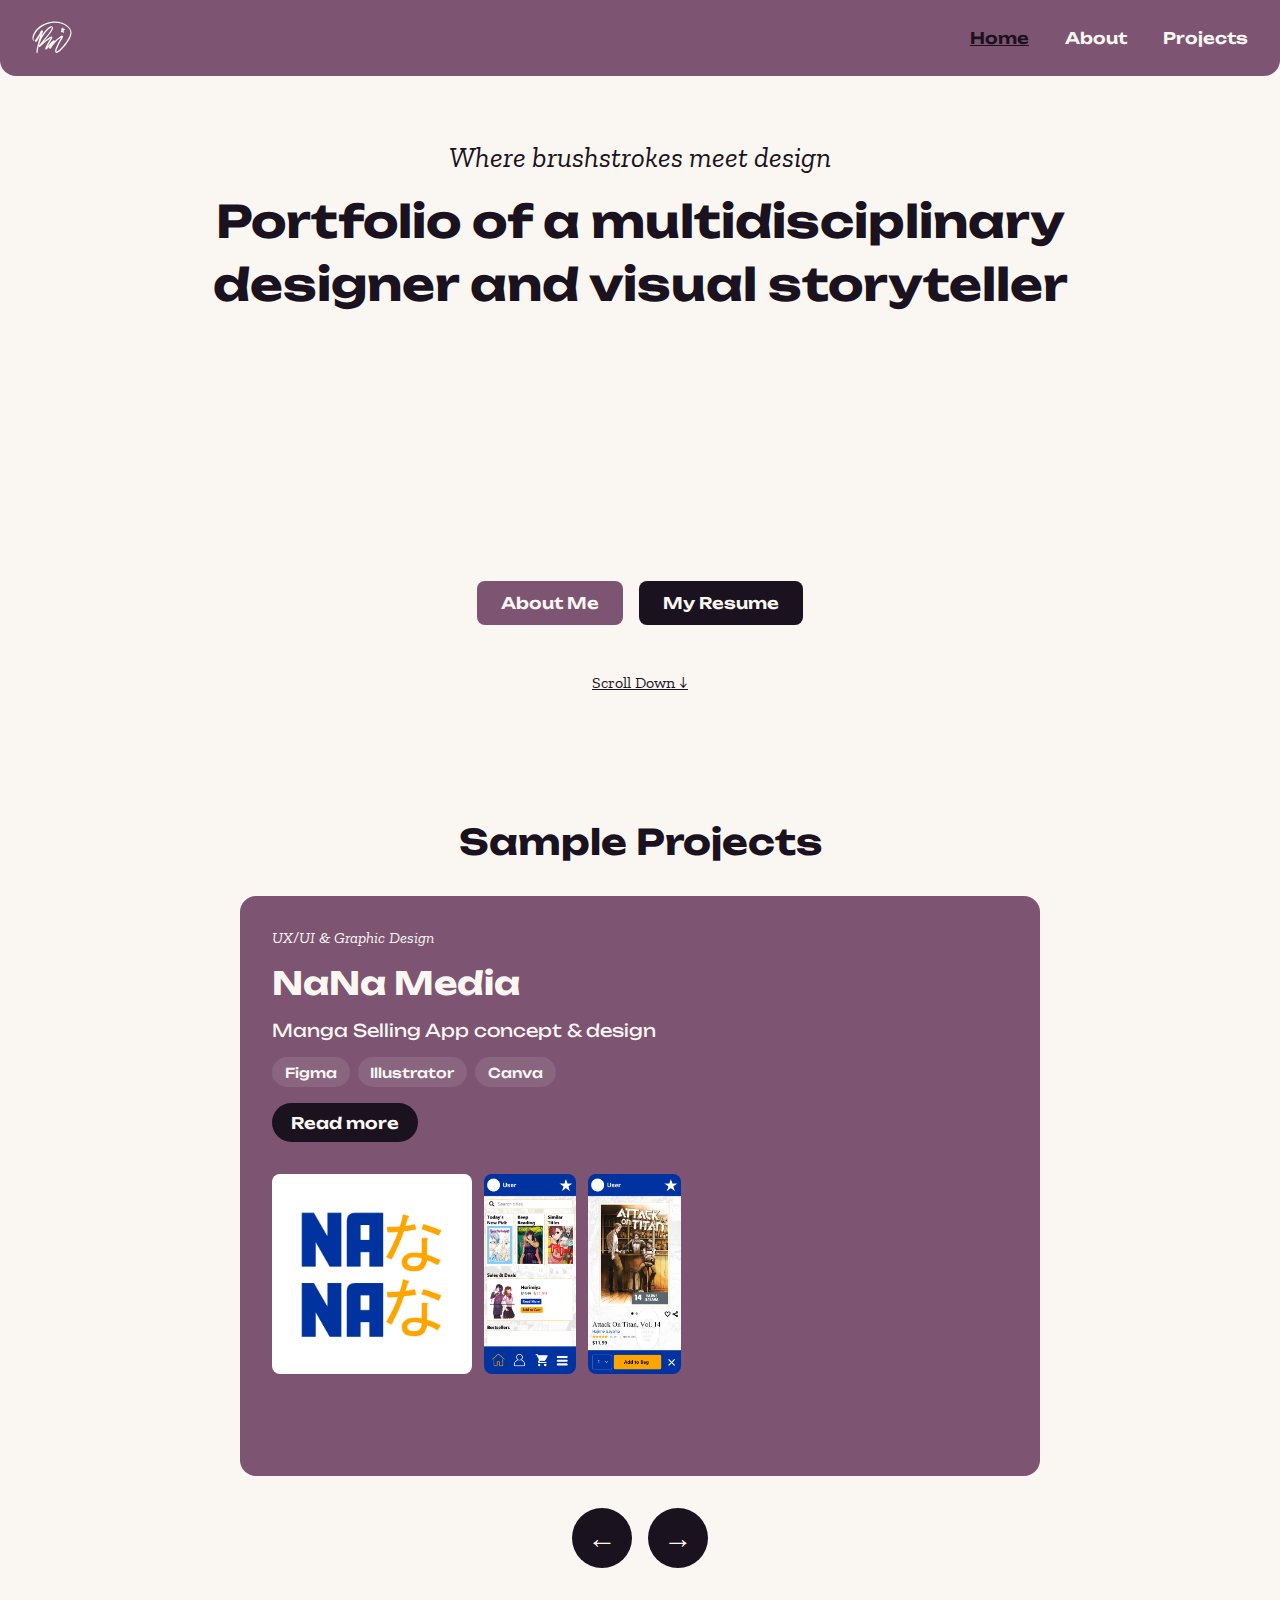
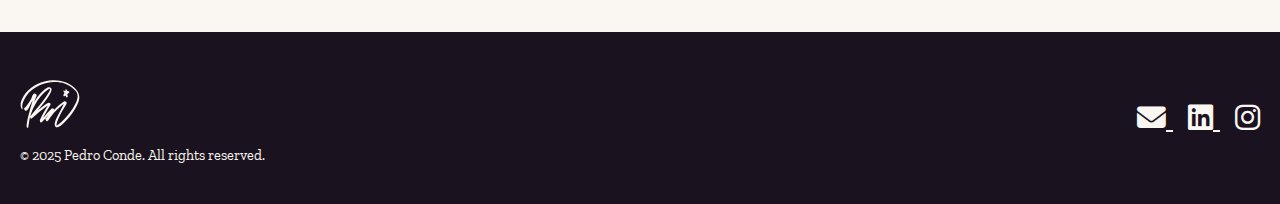
<file: index.html>
<!DOCTYPE html>
<html lang="en">
<head>
  <meta charset="UTF-8" />
  <meta name="viewport" content="width=device-width, initial-scale=1.0"/>
  <title>Pedro Conde Portfolio</title>

  <link rel="stylesheet" href="https://cdnjs.cloudflare.com/ajax/libs/font-awesome/6.4.0/css/all.min.css" />


  <!-- Swiper.js CDN -->
<link rel="stylesheet" href="https://cdn.jsdelivr.net/npm/swiper@11/swiper-bundle.min.css"/>
<script src="https://cdn.jsdelivr.net/npm/swiper@11/swiper-bundle.min.js"></script>


  <!-- Fonts -->
  <link rel="preconnect" href="https://fonts.googleapis.com" />
  <link rel="preconnect" href="https://fonts.gstatic.com" crossorigin />
  <link href="https://fonts.googleapis.com/css2?family=Unbounded:wght@400;600;700&family=Zilla+Slab:ital,wght@1,400&display=swap" rel="stylesheet" />

  <!-- Styles -->
  <link rel="stylesheet" href="style.css" />
</head>
<body>

  <!-- NAVBAR -->
  <header class="navbar">
    <a href="index.html" class="logo">
      <img src="images/Logo_color2.svg" alt="Pedro Conde Logo" />
    </a>

    <!-- Desktop Nav -->
    <nav class="nav-links desktop-nav">
      <a href="index.html" class="nav-link active">Home</a>
      <a href="about.html" class="nav-link">About</a>
      <a href="projects.html" class="nav-link">Projects</a>
    </nav>

    <!-- Mobile Hamburger -->
    <div class="mobile-menu-icon" id="hamburger">
      <span></span>
      <span></span>
      <span></span>
    </div>
  </header>

  <!-- Mobile Nav -->
  <nav class="nav-links mobile-nav" id="mobileNav">
    <a href="index.html" class="active">Home</a>
    <a href="about.html">About</a>
    <a href="projects.html">Projects</a>
  </nav>

  <!-- HERO SECTION -->
  <main class="hero">
    <p class="tagline">Where brushstrokes meet design</p>

    <h1 class="hero-subtitle">
      Portfolio of a multidisciplinary<br />
      designer and visual storyteller
    </h1>

    <div class="name-container">
      <svg id="signature" viewBox="0 0 800 150" xmlns="http://www.w3.org/2000/svg">
        <text x="50%" y="50%" text-anchor="middle" dominant-baseline="middle">
          Pedro Conde
        </text>
      </svg>
    </div>

    <div class="hero-buttons">
      <a href="about.html" class="btn mauve">About Me</a>
      <a href="resume_Pedro.pdf" target="_blank" class="btn dark">My Resume</a>
    </div>

    <a href="#sample-projects" class="scroll-down">Scroll Down ↓</a>
  </main>
  
  <section class="sample-projects" id="sample-projects">
  <section class="projects-section">
  <h2 class="section-title">Sample Projects</h2>

  <div class="carousel-container">
    <!-- Project Cards -->
    <div class="project-card active" id="card-0">
      <p class="project-discipline">UX/UI & Graphic Design</p>
      <h3 class="project-title">NaNa Media</h3>
      <p class="project-description">Manga Selling App concept & design</p>
      <div class="project-tools">
        <span class="tool-badge">Figma</span>
        <span class="tool-badge">Illustrator</span>
        <span class="tool-badge">Canva</span>
      </div>
      <a href="projects.html#nana-media" class="read-more">Read more</a>
      <div class="project-images">
  <img src="images/Logo_For_Socials_NaNa.jpg" alt="NaNa Logo" class="img-logo" />
  <img src="images/Home-Page-Mockup_NaNa.jpg" alt="Portrait 1" class="img-portrait" />
  <img src="images/Product-Page.jpg" alt="Portrait 2" class="img-portrait" />
</div>
    </div>

    <div class="project-card" id="card-1">
      <p class="project-discipline">Graphic Design</p>
      <h3 class="project-title">West Ham Rebranding</h3>
      <p class="project-description">A bold visual overhaul for a classic club</p>
      <div class="project-tools">
        <span class="tool-badge">Photoshop</span>
        <span class="tool-badge">Illustrator</span>
        <span class="tool-badge">Canva</span>
      </div>
      <a href="projects.html#west-ham" class="read-more">Read more</a>
      <div class="project-images">
  <img src="images/West_Ham_Redesign.jpg" alt="WH Logo 1" class="img-logo" />
  <img src="images/West_Ham_United_FC_logo.svg.png" alt="WH Logo 2" class="img-logo" />
</div>
    </div>

    <div class="project-card" id="card-2">
      <p class="project-discipline">Drawings & Motion Graphics</p>
      <h3 class="project-title">Sweet Venom</h3>
      <p class="project-description">Motion design project in After Effects</p>
      <div class="project-tools">
        <span class="tool-badge">After Effects</span>
        <span class="tool-badge">Photoshop</span>
        <span class="tool-badge">Illustrator</span>
        <span class="tool-badge">Ibis PaintX</span>
      </div>
      <a href="projects.html#sweet-venom" class="read-more">Read more</a>
      <div class="project-images">
  <img src="images/Sweet_V_BW.jpg" alt="Sweet Venom 1" class="img-landscape" />
  <img src="images/Hiro_lap_B_close.png" alt="Sweet Venom 2" class="img-landscape" />
  <img src="images/SV_Mirror.jpg" alt="Sweet Venom 3" class="img-landscape" />
</div>

    </div>

    <!-- Navigation Buttons -->
    <div class="carousel-controls">
      <button id="prev-btn">←</button>
      <button id="next-btn">→</button>
    </div>
  </div>
</section>
</section>

<footer class="footer">
  <div class="footer-content">
    <div class="footer-left">
      <img src="images/Logo_dark.svg" alt="Logo" class="footer-logo" />
      <p>&copy; 2025 Pedro Conde. All rights reserved.</p>
    </div>
    <div class="footer-right">
      <a href="mailto:pedroconde12345@gmail.com" aria-label="Email">
        <i class="fas fa-envelope"></i>
      </a>
      <a href="https://www.linkedin.com/in/pedro-conde-a62245355/" target="_blank" aria-label="LinkedIn">
        <i class="fab fa-linkedin"></i>
      </a>
      <a href="https://www.instagram.com/hirohtm/" target="_blank" aria-label="Instagram">
        <i class="fab fa-instagram"></i>
      </a>
    </div>
  </div>
</footer>


  <!-- JS -->
  <script src="main.js"></script>
  <script>
  // Highlight current page link
  const links = document.querySelectorAll('.nav-link, .mobile-nav a');
  const path = window.location.pathname.split("/").pop();

  links.forEach(link => {
    if (link.getAttribute("href") === path) {
      link.classList.add("active");
    } else {
      link.classList.remove("active");
    }
  });
</script>

</body>
</html>
</file>
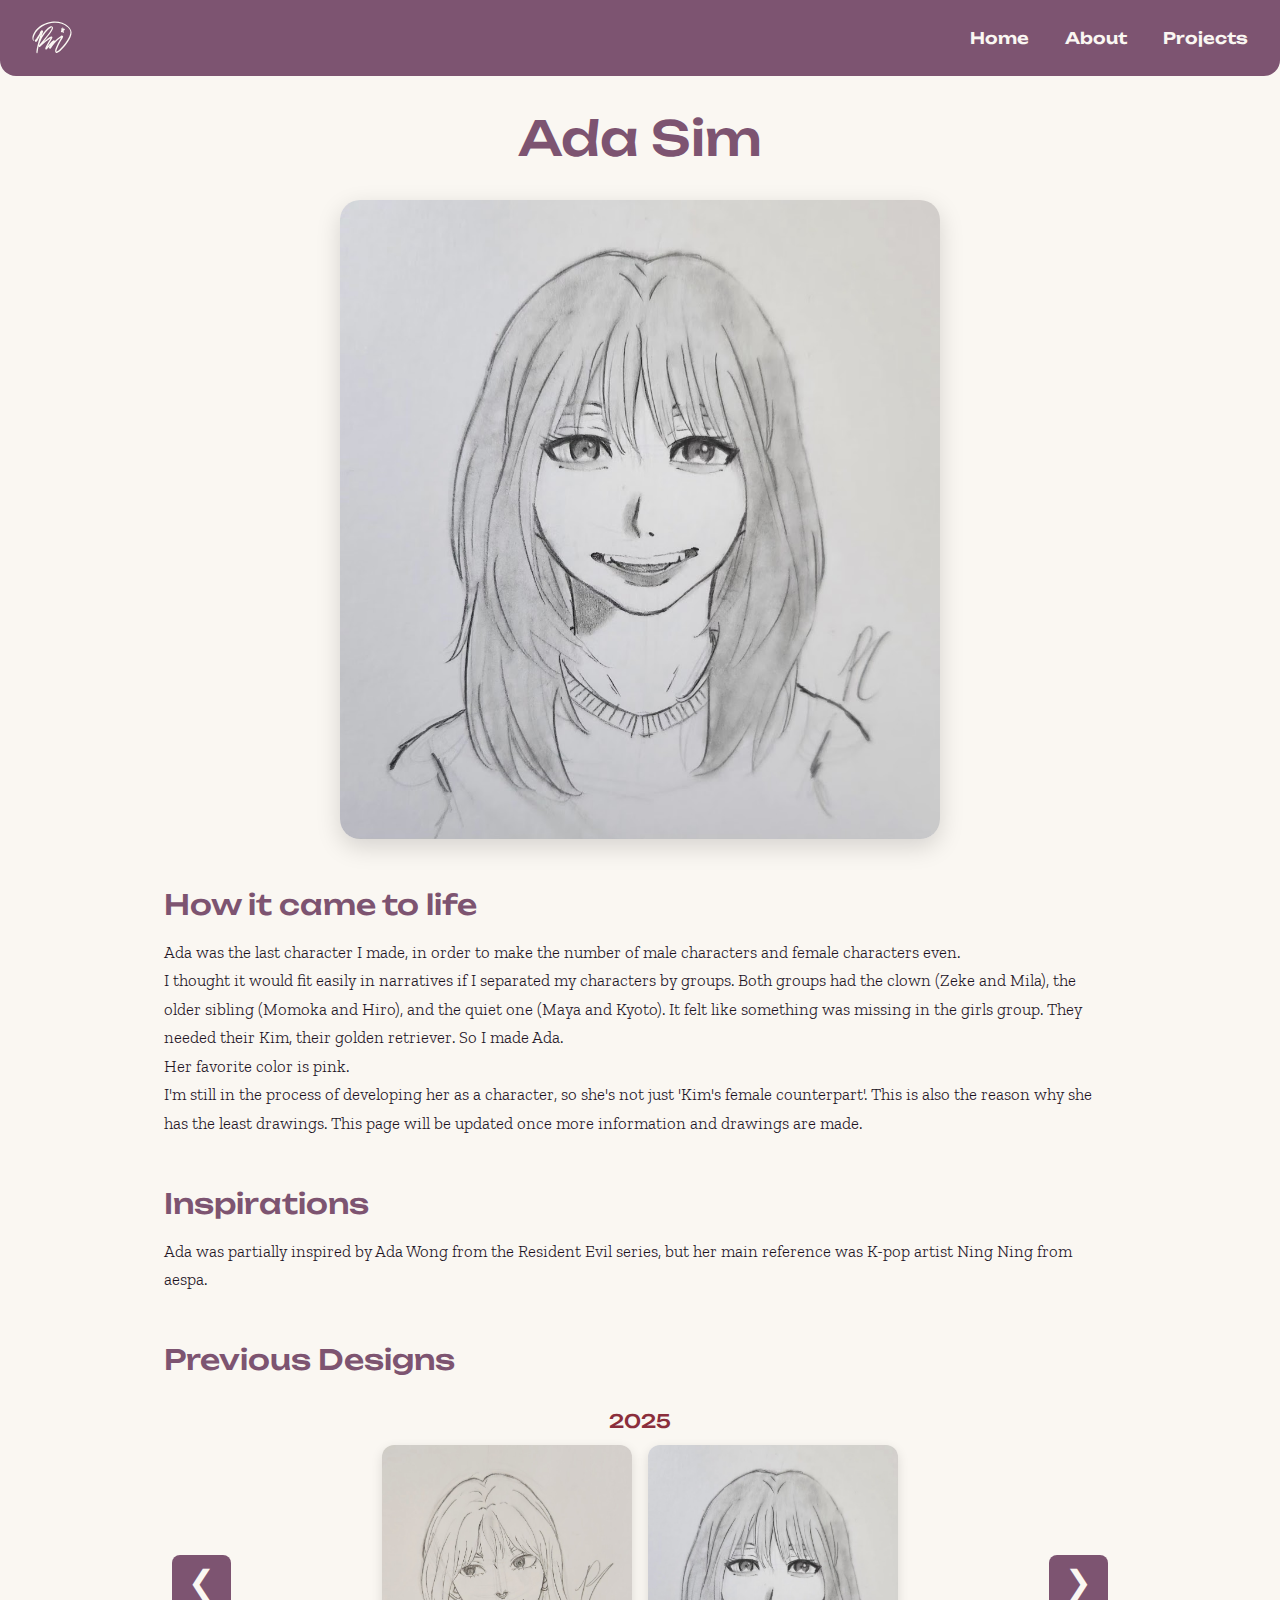
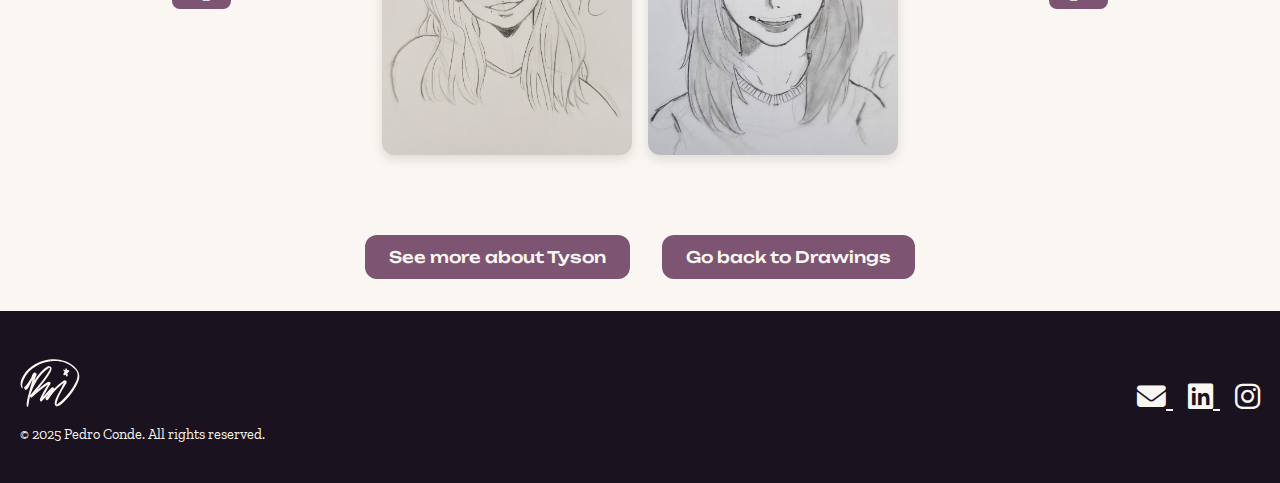
<file: ada.html>
<!DOCTYPE html>
<html lang="en">
<head>
  <meta charset="UTF-8" />
  <meta name="viewport" content="width=device-width, initial-scale=1.0"/>
  <title>Ada Sim</title>

  <link rel="stylesheet" href="https://cdnjs.cloudflare.com/ajax/libs/font-awesome/6.4.0/css/all.min.css" />
  <link rel="stylesheet" href="style.css" />
  <link rel="stylesheet" href="hiro.css" />
  <link href="https://fonts.googleapis.com/css2?family=Unbounded:wght@300;500&family=Zilla+Slab&display=swap" rel="stylesheet" />
</head>
<body>
  <!-- NAVBAR -->
  <header class="navbar">
    <a href="index.html" class="logo">
      <img src="images/Logo_color2.svg" alt="Pedro Conde Logo" />
    </a>

    <!-- Desktop Nav -->
    <nav class="nav-links desktop-nav">
      <a href="index.html" class="nav-link active">Home</a>
      <a href="about.html" class="nav-link">About</a>
      <a href="projects.html" class="nav-link">Projects</a>
    </nav>

    <!-- Mobile Hamburger -->
    <div class="mobile-menu-icon" id="hamburger">
      <span></span><span></span><span></span>
    </div>
  </header>

  <!-- Mobile Nav -->
  <nav class="nav-links mobile-nav" id="mobileNav">
    <a href="index.html" class="active">Home</a>
    <a href="about.html">About</a>
    <a href="projects.html">Projects</a>
  </nav>

  <main class="character-page">
    <h1 class="character-name">Ada Sim</h1>
    <img src="drawings/ada.jpg" alt="Ada Sim" class="character-image" />

    <section class="character-section">
      <h2>How it came to life</h2>
      <p>
        Ada was the last character I made, in order to make the number of male characters and female characters even.
      <p>
        I thought it would fit easily in narratives if I separated my characters by groups. Both groups had the clown (Zeke and Mila), the 
        older sibling (Momoka and Hiro), and the quiet one (Maya and Kyoto). It felt like something was missing in the girls group. They needed
        their Kim, their golden retriever. So I made Ada.
      </p>
      <p>Her favorite color is pink.</p>
      <p>
        I'm still in the process of developing her as a character, so she's not just 'Kim's female counterpart'. This is also the reason why she
        has the least drawings. This page will be updated once more information and drawings are made.
      </p>
    </section>

    <section class="character-section">
      <h2>Inspirations</h2>
      <p>
        Ada was partially inspired by Ada Wong from the Resident Evil series, but her main reference was K-pop artist Ning Ning from aespa.
      </p>
    </section>

    <section class="character-section">
      <h2>Previous Designs</h2>

      <div class="carousel-container">
        <button class="carousel-btn prev-btn" onclick="changeSlide(-1)">&#10094;</button>

        <div class="carousel-slide active">
          <h3>2025</h3>
          <div class="carousel-gallery">
            <img src="drawings/ada1.jpg" alt="Kyoto 2016 #1">
            <img src="drawings/ada.jpg" alt="Kyoto 2016 #2">
          </div>
        </div>

        <button class="carousel-btn next-btn" onclick="changeSlide(1)">&#10095;</button>
      </div>
    </section>

    <div class="button-row">
      <a href="tyson.html" class="brand-button">See more about Tyson</a>
      <a href="projects.html" class="brand-button">Go back to Drawings</a>
    </div>
  </main>

  <footer class="footer">
    <div class="footer-content">
      <div class="footer-left">
        <img src="images/Logo_dark.svg" alt="Logo" class="footer-logo" />
        <p>&copy; 2025 Pedro Conde. All rights reserved.</p>
      </div>
      <div class="footer-right">
        <a href="mailto:pedroconde12345@gmail.com" aria-label="Email">
        <i class="fas fa-envelope"></i>
      </a>
        <a href="https://www.linkedin.com/in/pedro-conde-a62245355/" target="_blank" aria-label="LinkedIn">
          <i class="fab fa-linkedin"></i>
        </a>
        <a href="https://www.instagram.com/hirohtm/" target="_blank" aria-label="Instagram">
          <i class="fab fa-instagram"></i>
        </a>
      </div>
    </div>
  </footer>

  <script src="main.js"></script>
  <script>
    // Navbar highlight
    const links = document.querySelectorAll('.nav-link, .mobile-nav a');
    const path = window.location.pathname.split("/").pop();
    links.forEach(link => {
      link.classList.toggle("active", link.getAttribute("href") === path);
    });

    // Carousel logic
    let currentSlide = 0;
    const slides = document.querySelectorAll('.carousel-slide');

    function showSlide(index) {
      slides.forEach((slide, i) => {
        slide.classList.toggle('active', i === index);
      });
    }

    function changeSlide(direction) {
      currentSlide += direction;
      if (currentSlide >= slides.length) currentSlide = 0;
      if (currentSlide < 0) currentSlide = slides.length - 1;
      showSlide(currentSlide);
    }

    // Initialize
    showSlide(currentSlide);
  </script>
</body>
</html>
</file>
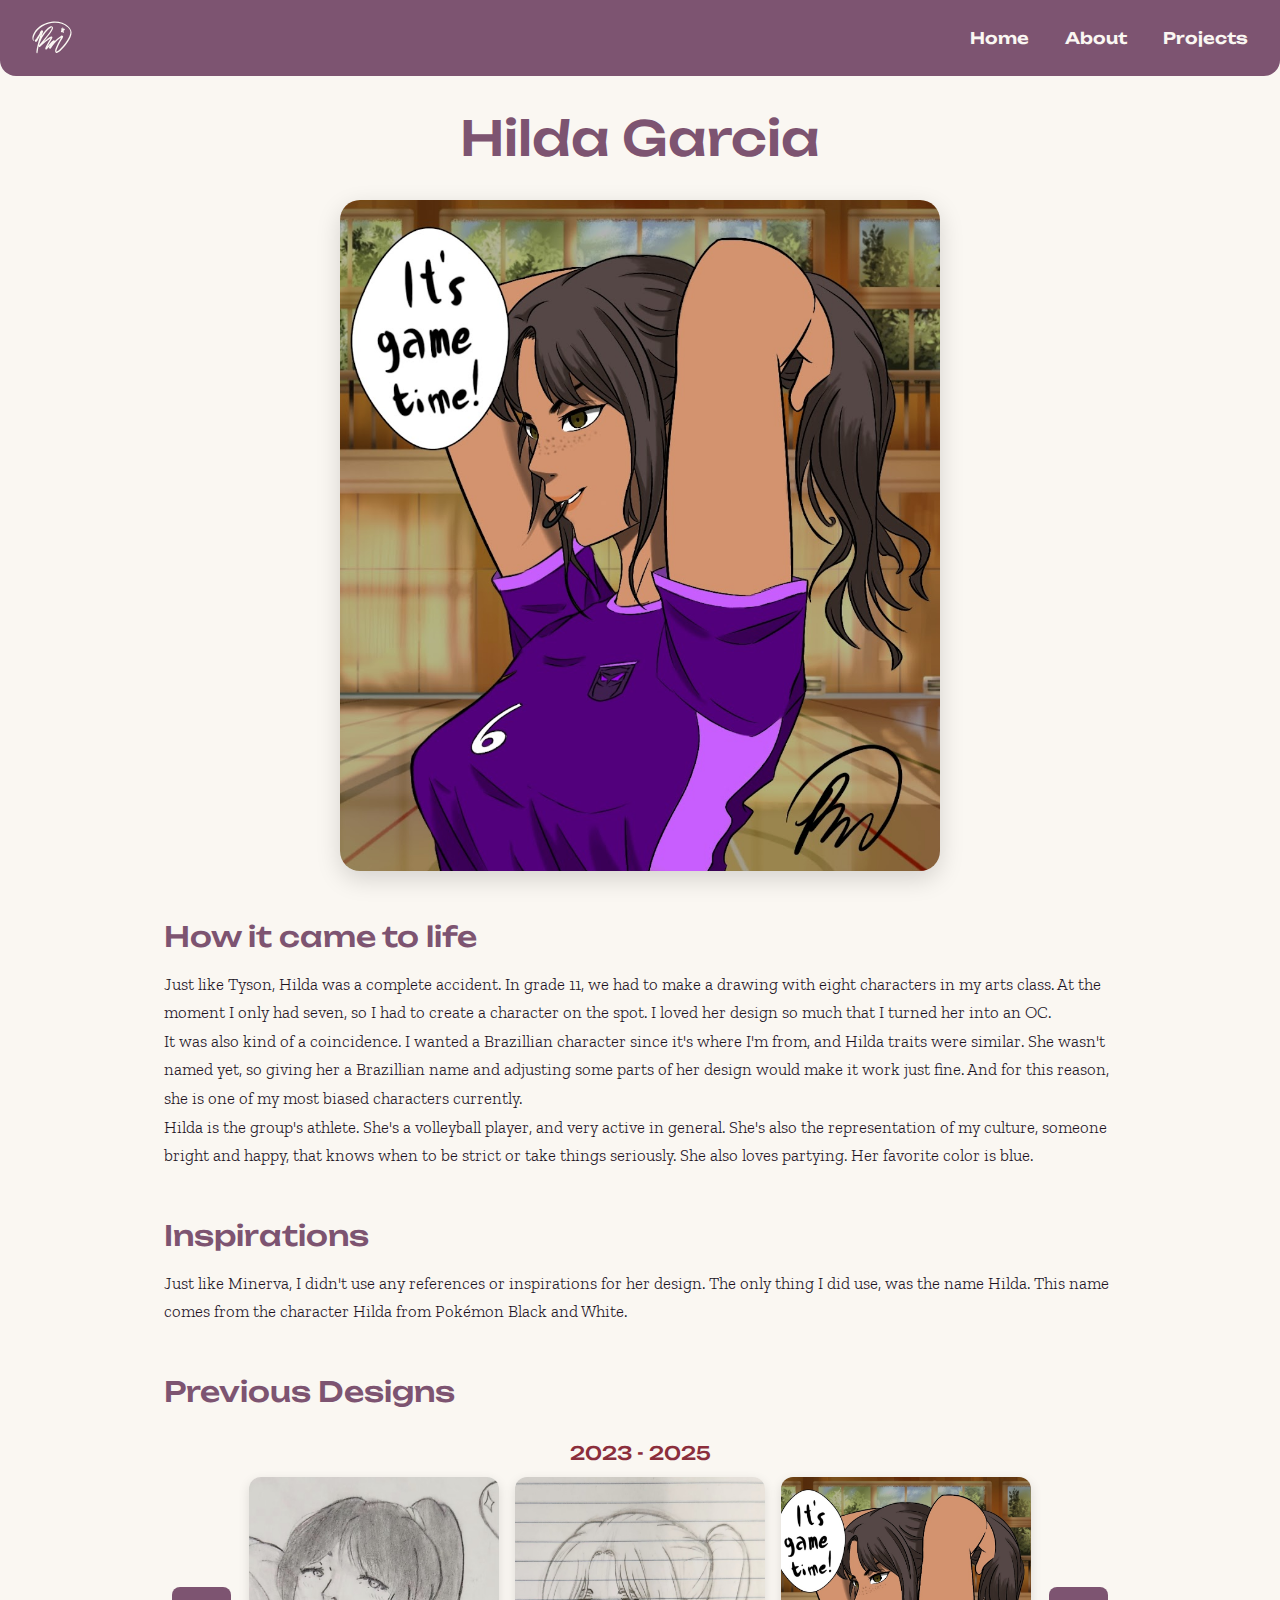
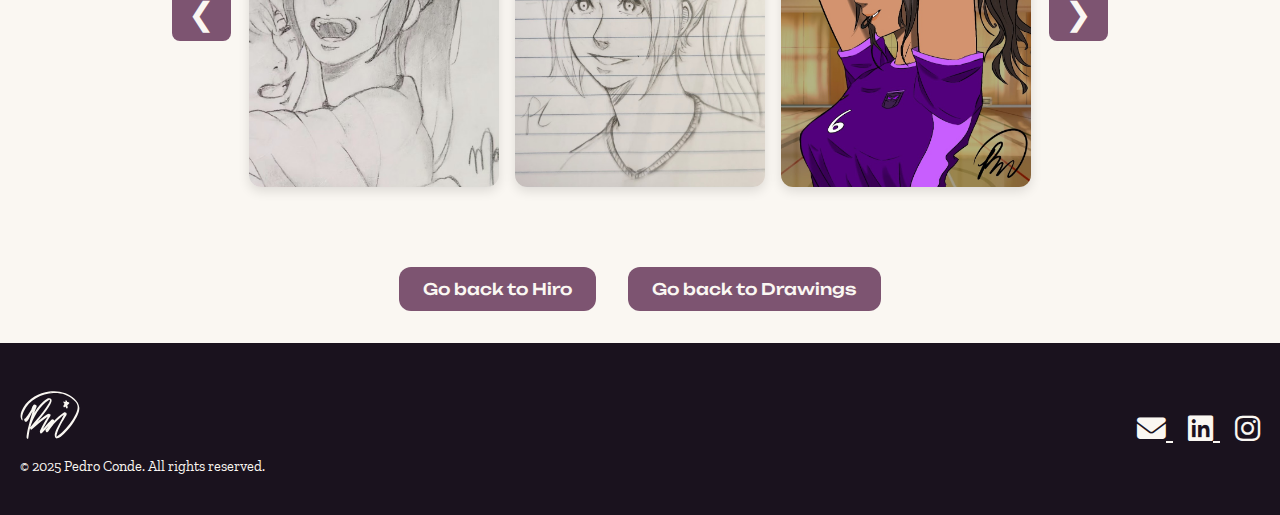
<file: hilda.html>
<!DOCTYPE html>
<html lang="en">
<head>
  <meta charset="UTF-8" />
  <meta name="viewport" content="width=device-width, initial-scale=1.0"/>
  <title>Hilda Garcia</title>

  <link rel="stylesheet" href="https://cdnjs.cloudflare.com/ajax/libs/font-awesome/6.4.0/css/all.min.css" />
  <link rel="stylesheet" href="style.css" />
  <link rel="stylesheet" href="hiro.css" />
  <link href="https://fonts.googleapis.com/css2?family=Unbounded:wght@300;500&family=Zilla+Slab&display=swap" rel="stylesheet" />
</head>
<body>
  <!-- NAVBAR -->
  <header class="navbar">
    <a href="index.html" class="logo">
      <img src="images/Logo_color2.svg" alt="Pedro Conde Logo" />
    </a>

    <!-- Desktop Nav -->
    <nav class="nav-links desktop-nav">
      <a href="index.html" class="nav-link active">Home</a>
      <a href="about.html" class="nav-link">About</a>
      <a href="projects.html" class="nav-link">Projects</a>
    </nav>

    <!-- Mobile Hamburger -->
    <div class="mobile-menu-icon" id="hamburger">
      <span></span><span></span><span></span>
    </div>
  </header>

  <!-- Mobile Nav -->
  <nav class="nav-links mobile-nav" id="mobileNav">
    <a href="index.html" class="active">Home</a>
    <a href="about.html">About</a>
    <a href="projects.html">Projects</a>
  </nav>

  <main class="character-page">
    <h1 class="character-name">Hilda Garcia</h1>
    <img src="drawings/hilda.jpg" alt="Hilda Garcia" class="character-image" />

    <section class="character-section">
      <h2>How it came to life</h2>
      <p>
        Just like Tyson, Hilda was a complete accident. In grade 11, we had to make a drawing with eight characters in my arts class. At the moment
        I only had seven, so I had to create a character on the spot. I loved her design so much that I turned her into an OC.
      <p>
        It was also kind of a coincidence. I wanted a Brazillian character since it's where I'm from, and Hilda traits were similar. She wasn't 
        named yet, so giving her a Brazillian name and adjusting some parts of her design would make it work just fine. And for this reason, she
        is one of my most biased characters currently.
      </p>
      <p>
        Hilda is the group's athlete. She's a volleyball player, and very active in general. She's also the representation of my culture, someone
        bright and happy, that knows when to be strict or take things seriously. She also loves partying. Her favorite color is blue.
      </p>
    </section>

    <section class="character-section">
      <h2>Inspirations</h2>
      <p>
        Just like Minerva, I didn't use any references or inspirations for her design. The only thing I did use, was the name Hilda. This name
        comes from the character Hilda from Pokémon Black and White.
      </p>
    </section>

    <section class="character-section">
      <h2>Previous Designs</h2>

      <div class="carousel-container">
        <button class="carousel-btn prev-btn" onclick="changeSlide(-1)">&#10094;</button>

        <div class="carousel-slide active">
          <h3>2023 - 2025</h3>
          <div class="carousel-gallery">
            <img src="drawings/hilda1.jpg" alt="Kyoto 2016 #1">
            <img src="drawings/hilda2.jpg" alt="Kyoto 2016 #2">
            <img src="drawings/hilda.jpg" alt="Kyoto 2016 #3">
          </div>
        </div>

        <button class="carousel-btn next-btn" onclick="changeSlide(1)">&#10095;</button>
      </div>
    </section>

    <div class="button-row">
      <a href="hiro.html" class="brand-button">Go back to Hiro</a>
      <a href="projects.html" class="brand-button">Go back to Drawings</a>
    </div>
  </main>

  <footer class="footer">
    <div class="footer-content">
      <div class="footer-left">
        <img src="images/Logo_dark.svg" alt="Logo" class="footer-logo" />
        <p>&copy; 2025 Pedro Conde. All rights reserved.</p>
      </div>
      <div class="footer-right">
        <a href="mailto:pedroconde12345@gmail.com" aria-label="Email">
        <i class="fas fa-envelope"></i>
      </a>
        <a href="https://www.linkedin.com/in/pedro-conde-a62245355/" target="_blank" aria-label="LinkedIn">
          <i class="fab fa-linkedin"></i>
        </a>
        <a href="https://www.instagram.com/hirohtm/" target="_blank" aria-label="Instagram">
          <i class="fab fa-instagram"></i>
        </a>
      </div>
    </div>
  </footer>

  <script src="main.js"></script>
  <script>
    // Navbar highlight
    const links = document.querySelectorAll('.nav-link, .mobile-nav a');
    const path = window.location.pathname.split("/").pop();
    links.forEach(link => {
      link.classList.toggle("active", link.getAttribute("href") === path);
    });

    // Carousel logic
    let currentSlide = 0;
    const slides = document.querySelectorAll('.carousel-slide');

    function showSlide(index) {
      slides.forEach((slide, i) => {
        slide.classList.toggle('active', i === index);
      });
    }

    function changeSlide(direction) {
      currentSlide += direction;
      if (currentSlide >= slides.length) currentSlide = 0;
      if (currentSlide < 0) currentSlide = slides.length - 1;
      showSlide(currentSlide);
    }

    // Initialize
    showSlide(currentSlide);
  </script>
</body>
</html>
</file>
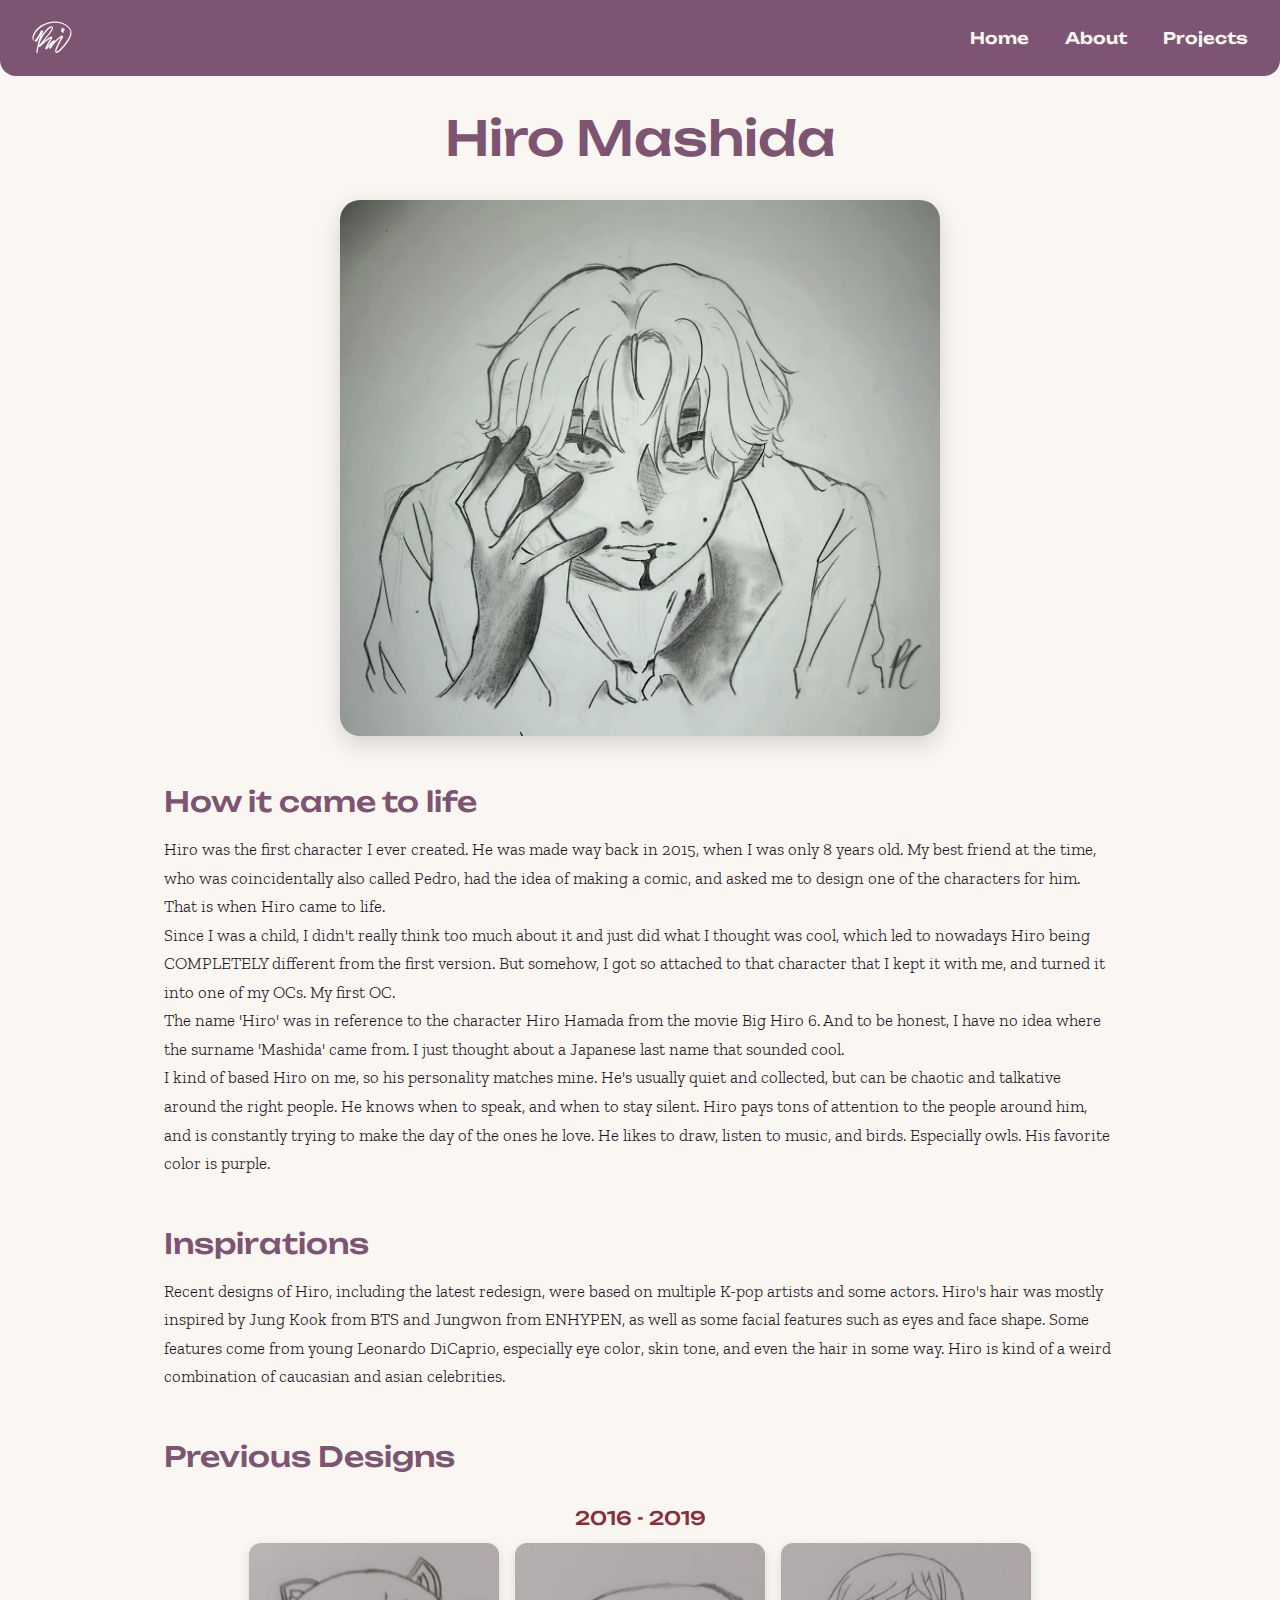
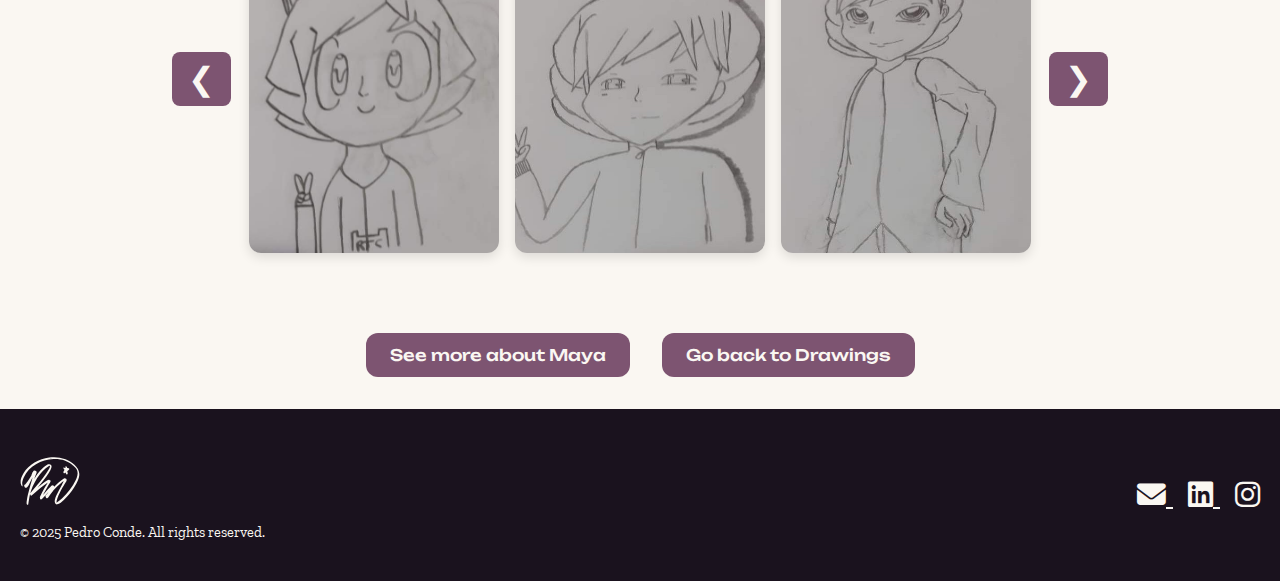
<file: hiro.html>
<!DOCTYPE html>
<html lang="en">
<head>
  <meta charset="UTF-8" />
  <meta name="viewport" content="width=device-width, initial-scale=1.0"/>
  <title>Hiro Mashida</title>

  <link rel="stylesheet" href="https://cdnjs.cloudflare.com/ajax/libs/font-awesome/6.4.0/css/all.min.css" />
  <link rel="stylesheet" href="style.css" />
  <link rel="stylesheet" href="hiro.css" />
  <link href="https://fonts.googleapis.com/css2?family=Unbounded:wght@300;500&family=Zilla+Slab&display=swap" rel="stylesheet" />
</head>
<body>
  <!-- NAVBAR -->
  <header class="navbar">
    <a href="index.html" class="logo">
      <img src="images/Logo_color2.svg" alt="Pedro Conde Logo" />
    </a>

    <!-- Desktop Nav -->
    <nav class="nav-links desktop-nav">
      <a href="index.html" class="nav-link active">Home</a>
      <a href="about.html" class="nav-link">About</a>
      <a href="projects.html" class="nav-link">Projects</a>
    </nav>

    <!-- Mobile Hamburger -->
    <div class="mobile-menu-icon" id="hamburger">
      <span></span><span></span><span></span>
    </div>
  </header>

  <!-- Mobile Nav -->
  <nav class="nav-links mobile-nav" id="mobileNav">
    <a href="index.html" class="active">Home</a>
    <a href="about.html">About</a>
    <a href="projects.html">Projects</a>
  </nav>

  <main class="character-page">
    <h1 class="character-name">Hiro Mashida</h1>
    <img src="drawings/hiro.jpg" alt="Hiro Mashida" class="character-image" />

    <section class="character-section">
      <h2>How it came to life</h2>
      <p>
         Hiro was the first character I ever created. He was made way back in 2015, when I was only 8 years old.
         My best friend at the time, who was coincidentally also called Pedro, had the idea of making a comic, and asked me to design one 
        of the characters for him. That is when Hiro came to life. 
      </p>
      <p>
        Since I was a child, I didn't really think too much about it and just did what I thought was cool, which led to nowadays Hiro being
         COMPLETELY different from the first version. But somehow, I got so attached to that character that I kept it with me, and turned it 
         into one of my OCs. My first OC.
      </p>
      <p>The name 'Hiro' was in reference to the character Hiro Hamada from the movie Big Hiro 6.
        And to be honest, I have no idea where the surname 'Mashida' came from. I just thought about a Japanese last name that sounded cool.
      </p>
      <p>
        I kind of based Hiro on me, so his personality matches mine. He's usually quiet and collected, but can be chaotic and talkative around
        the right people. He knows when to speak, and when to stay silent. Hiro pays tons of attention to the people around him, and is constantly
        trying to make the day of the ones he love. He likes to draw, listen to music, and birds. Especially owls. His favorite color is purple.
      </p>
    </section>

    <section class="character-section">
      <h2>Inspirations</h2>
      <p>
         Recent designs of Hiro, including the latest redesign, were based on multiple K-pop artists and some actors. Hiro's hair was mostly inspired by Jung Kook from BTS and Jungwon from ENHYPEN, as well as some facial features such as eyes and face
        shape. Some features come from young Leonardo DiCaprio, especially eye color, skin tone, and even the hair in some way. Hiro is kind of
        a weird combination of caucasian and asian celebrities.
      </p>
    </section>

    <section class="character-section">
      <h2>Previous Designs</h2>

      <div class="carousel-container">
        <button class="carousel-btn prev-btn" onclick="changeSlide(-1)">&#10094;</button>

        <div class="carousel-slide active">
          <h3>2016 - 2019</h3>
          <div class="carousel-gallery">
            <img src="drawings/hiro1.jpeg" alt="Kyoto 2016 #1">
            <img src="drawings/hiro2.jpeg" alt="Kyoto 2016 #2">
            <img src="drawings/hiro3.jpeg" alt="Kyoto 2016 #3">
          </div>
        </div>

        <div class="carousel-slide">
          <h3>2020 - 2022</h3>
          <div class="carousel-gallery">
            <img src="drawings/hiro4.jpg" alt="Kyoto 2022 #1">
            <img src="drawings/hiro5.jpg" alt="Kyoto 2022 #2">
            <img src="drawings/hiro6.jpg" alt="Kyoto 2022 #3">
          </div>
        </div>

        <div class="carousel-slide">
          <h3>2023</h3>
          <div class="carousel-gallery">
            <img src="drawings/hiro7.jpg" alt="Kyoto 2024 #1">
            <img src="drawings/hiro8.jpg" alt="Kyoto 2024 #2">
            <img src="drawings/hiro9.jpg" alt="Kyoto 2024 #3">
          </div>
        </div>

        <div class="carousel-slide">
          <h3>2024</h3>
          <div class="carousel-gallery">
            <img src="drawings/hiro10.jpg" alt="Kyoto 2024 #1">
            <img src="drawings/hiro11.jpg" alt="Kyoto 2024 #2">
            <img src="drawings/hiro12.jpg" alt="Kyoto 2024 #3">
          </div>
        </div>

        <div class="carousel-slide">
          <h3>2025</h3>
          <div class="carousel-gallery">
            <img src="drawings/hiro13.jpg" alt="Kyoto 2024 #1">
            <img src="drawings/hiro14.jpg" alt="Kyoto 2024 #2">
            <img src="drawings/hiro15.jpg" alt="Kyoto 2024 #3">
          </div>
        </div>

        <button class="carousel-btn next-btn" onclick="changeSlide(1)">&#10095;</button>
      </div>
    </section>

    <div class="button-row">
      <a href="maya.html" class="brand-button">See more about Maya</a>
      <a href="projects.html" class="brand-button">Go back to Drawings</a>
    </div>
  </main>

  <footer class="footer">
    <div class="footer-content">
      <div class="footer-left">
        <img src="images/Logo_dark.svg" alt="Logo" class="footer-logo" />
        <p>&copy; 2025 Pedro Conde. All rights reserved.</p>
      </div>
      <div class="footer-right">
        <a href="mailto:pedroconde12345@gmail.com" aria-label="Email">
        <i class="fas fa-envelope"></i>
      </a>
        <a href="https://www.linkedin.com/in/pedro-conde-a62245355/" target="_blank" aria-label="LinkedIn">
          <i class="fab fa-linkedin"></i>
        </a>
        <a href="https://www.instagram.com/hirohtm/" target="_blank" aria-label="Instagram">
          <i class="fab fa-instagram"></i>
        </a>
      </div>
    </div>
  </footer>

  <script src="main.js"></script>
  <script>
    // Navbar highlight
    const links = document.querySelectorAll('.nav-link, .mobile-nav a');
    const path = window.location.pathname.split("/").pop();
    links.forEach(link => {
      link.classList.toggle("active", link.getAttribute("href") === path);
    });

    // Carousel logic
    let currentSlide = 0;
    const slides = document.querySelectorAll('.carousel-slide');

    function showSlide(index) {
      slides.forEach((slide, i) => {
        slide.classList.toggle('active', i === index);
      });
    }

    function changeSlide(direction) {
      currentSlide += direction;
      if (currentSlide >= slides.length) currentSlide = 0;
      if (currentSlide < 0) currentSlide = slides.length - 1;
      showSlide(currentSlide);
    }

    // Initialize
    showSlide(currentSlide);
  </script>
</body>
</html>
</file>
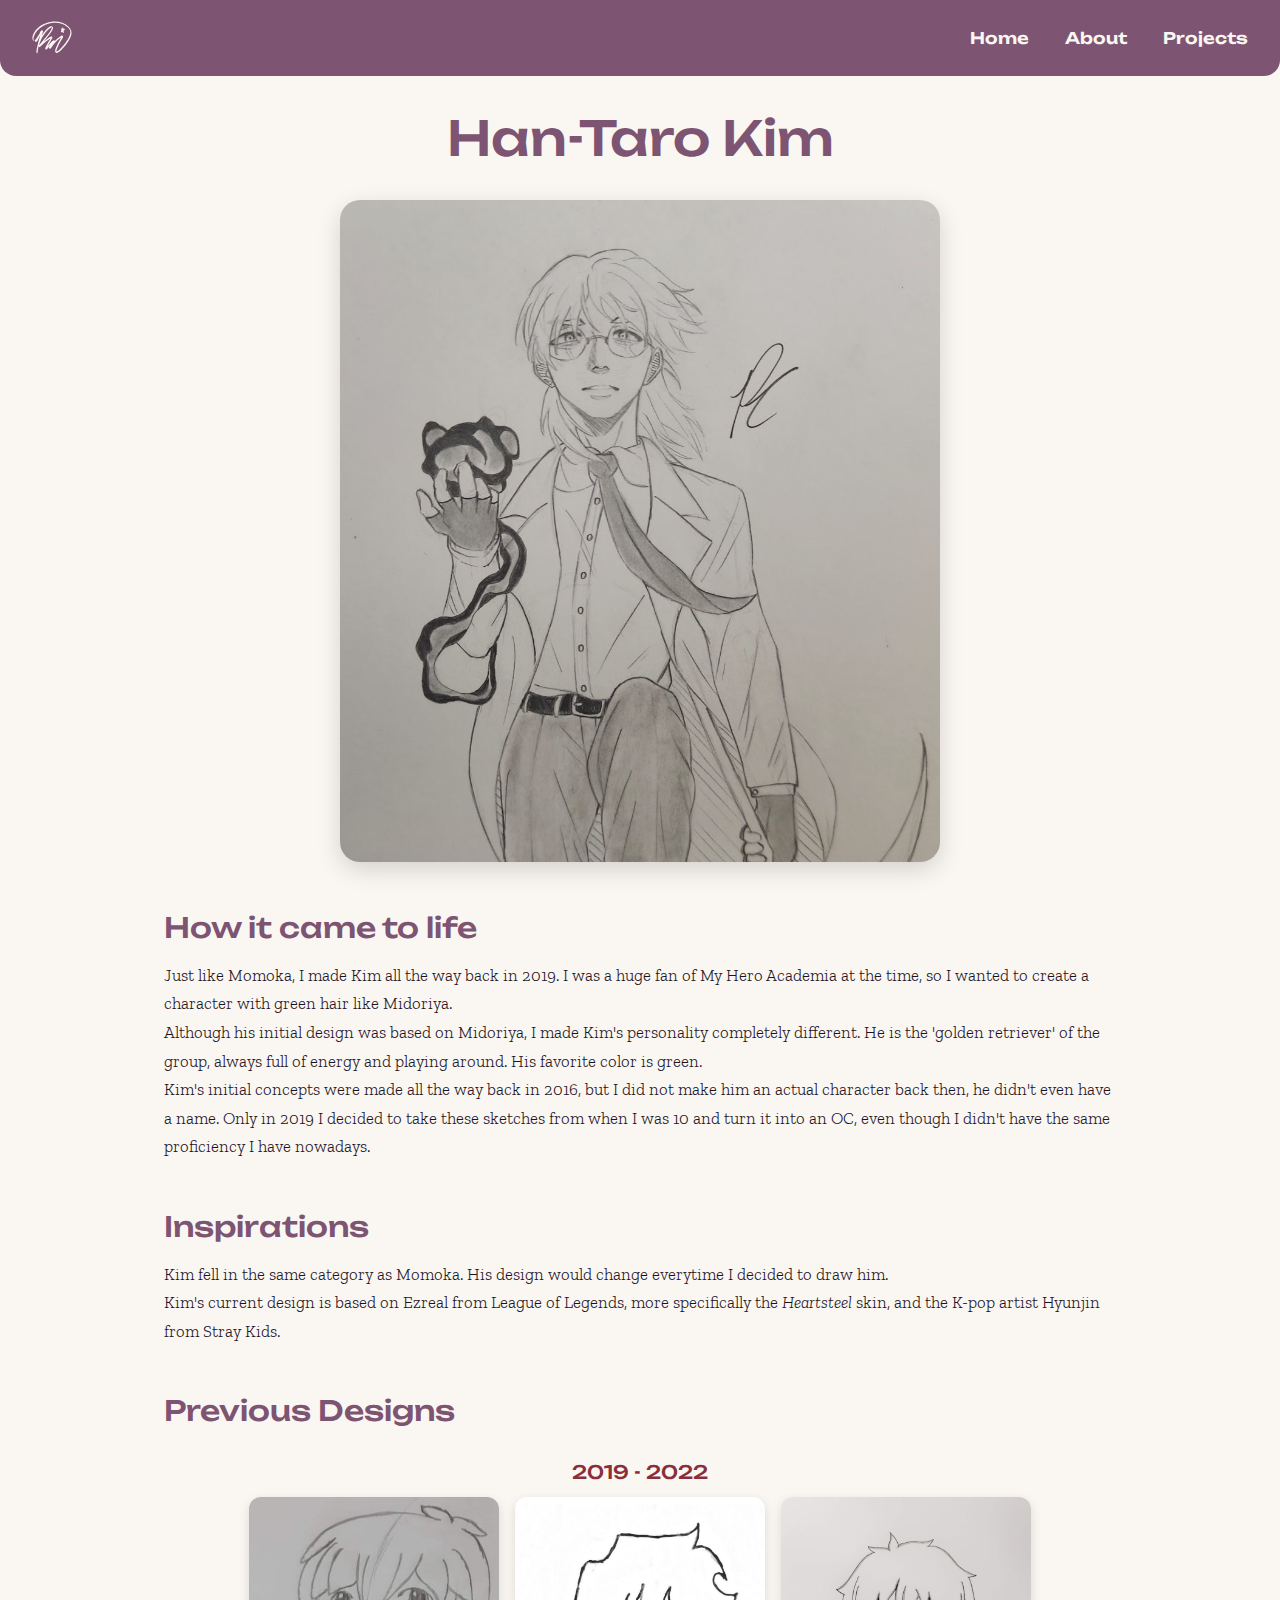
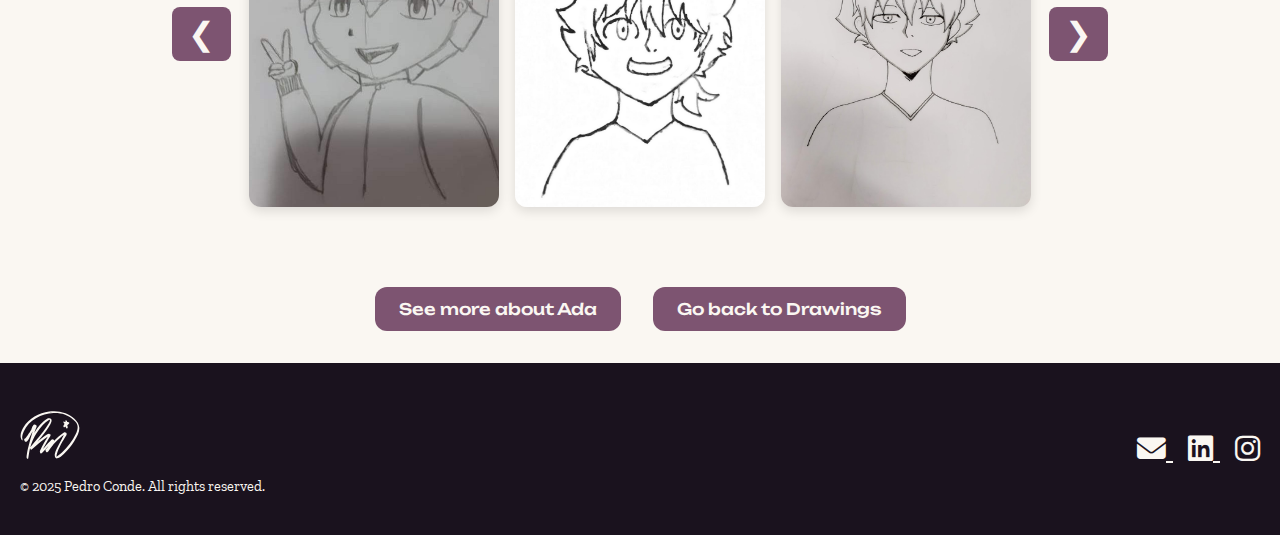
<file: kim.html>
<!DOCTYPE html>
<html lang="en">
<head>
  <meta charset="UTF-8" />
  <meta name="viewport" content="width=device-width, initial-scale=1.0"/>
  <title>Han-Taro Kim</title>

  <link rel="stylesheet" href="https://cdnjs.cloudflare.com/ajax/libs/font-awesome/6.4.0/css/all.min.css" />
  <link rel="stylesheet" href="style.css" />
  <link rel="stylesheet" href="hiro.css" />
  <link href="https://fonts.googleapis.com/css2?family=Unbounded:wght@300;500&family=Zilla+Slab&display=swap" rel="stylesheet" />
</head>
<body>
  <!-- NAVBAR -->
  <header class="navbar">
    <a href="index.html" class="logo">
      <img src="images/Logo_color2.svg" alt="Pedro Conde Logo" />
    </a>

    <!-- Desktop Nav -->
    <nav class="nav-links desktop-nav">
      <a href="index.html" class="nav-link active">Home</a>
      <a href="about.html" class="nav-link">About</a>
      <a href="projects.html" class="nav-link">Projects</a>
    </nav>

    <!-- Mobile Hamburger -->
    <div class="mobile-menu-icon" id="hamburger">
      <span></span><span></span><span></span>
    </div>
  </header>

  <!-- Mobile Nav -->
  <nav class="nav-links mobile-nav" id="mobileNav">
    <a href="index.html" class="active">Home</a>
    <a href="about.html">About</a>
    <a href="projects.html">Projects</a>
  </nav>

  <main class="character-page">
    <h1 class="character-name">Han-Taro Kim</h1>
    <img src="drawings/kim6.jpg" alt="Han-Taro Kim" class="character-image" />

    <section class="character-section">
      <h2>How it came to life</h2>
      <p>
        Just like Momoka, I made Kim all the way back in 2019. I was a huge fan of My Hero Academia at the time, so I wanted to create a character
        with green hair like Midoriya.
      <p>
        Although his initial design was based on Midoriya, I made Kim's personality completely different. He is the 'golden retriever' of the group,
        always full of energy and playing around. His favorite color is green.
      </p>
      <p>
        Kim's initial concepts were made all the way back in 2016, but I did not make him an actual character back then, he didn't even have a name.
        Only in 2019 I decided to take these sketches from when I was 10 and turn it into an OC, even though I didn't have the same proficiency I have
        nowadays.
      </p>
    </section>

    <section class="character-section">
      <h2>Inspirations</h2>
      <p>
        Kim fell in the same category as Momoka. His design would change everytime I decided to draw him.
      </p>
      <p>
        Kim's current design is based on Ezreal from League of Legends, more specifically the <i>Heartsteel</i> skin, and the K-pop artist Hyunjin 
        from Stray Kids.
      </p>
    </section>

    <section class="character-section">
      <h2>Previous Designs</h2>

      <div class="carousel-container">
        <button class="carousel-btn prev-btn" onclick="changeSlide(-1)">&#10094;</button>

        <div class="carousel-slide active">
          <h3>2019 - 2022</h3>
          <div class="carousel-gallery">
            <img src="drawings/kim1.jpeg" alt="Kyoto 2016 #1">
            <img src="drawings/kim2.jpg" alt="Kyoto 2016 #2">
            <img src="drawings/kim3.jpg" alt="Kyoto 2016 #3">
          </div>
        </div>

        <div class="carousel-slide">
          <h3>2023 - 2025</h3>
          <div class="carousel-gallery">
            <img src="drawings/kim4.jpg" alt="Kyoto 2022 #1">
            <img src="drawings/kim5.jpg" alt="Kyoto 2022 #2">
            <img src="drawings/kim.jpg" alt="Kyoto 2022 #3">
          </div>
        </div>

        <button class="carousel-btn next-btn" onclick="changeSlide(1)">&#10095;</button>
      </div>
    </section>

    <div class="button-row">
      <a href="ada.html" class="brand-button">See more about Ada</a>
      <a href="projects.html" class="brand-button">Go back to Drawings</a>
    </div>
  </main>

  <footer class="footer">
    <div class="footer-content">
      <div class="footer-left">
        <img src="images/Logo_dark.svg" alt="Logo" class="footer-logo" />
        <p>&copy; 2025 Pedro Conde. All rights reserved.</p>
      </div>
      <div class="footer-right">
        <a href="mailto:pedroconde12345@gmail.com" aria-label="Email">
        <i class="fas fa-envelope"></i>
      </a>
        <a href="https://www.linkedin.com/in/pedro-conde-a62245355/" target="_blank" aria-label="LinkedIn">
          <i class="fab fa-linkedin"></i>
        </a>
        <a href="https://www.instagram.com/hirohtm/" target="_blank" aria-label="Instagram">
          <i class="fab fa-instagram"></i>
        </a>
      </div>
    </div>
  </footer>

  <script src="main.js"></script>
  <script>
    // Navbar highlight
    const links = document.querySelectorAll('.nav-link, .mobile-nav a');
    const path = window.location.pathname.split("/").pop();
    links.forEach(link => {
      link.classList.toggle("active", link.getAttribute("href") === path);
    });

    // Carousel logic
    let currentSlide = 0;
    const slides = document.querySelectorAll('.carousel-slide');

    function showSlide(index) {
      slides.forEach((slide, i) => {
        slide.classList.toggle('active', i === index);
      });
    }

    function changeSlide(direction) {
      currentSlide += direction;
      if (currentSlide >= slides.length) currentSlide = 0;
      if (currentSlide < 0) currentSlide = slides.length - 1;
      showSlide(currentSlide);
    }

    // Initialize
    showSlide(currentSlide);
  </script>
</body>
</html>
</file>
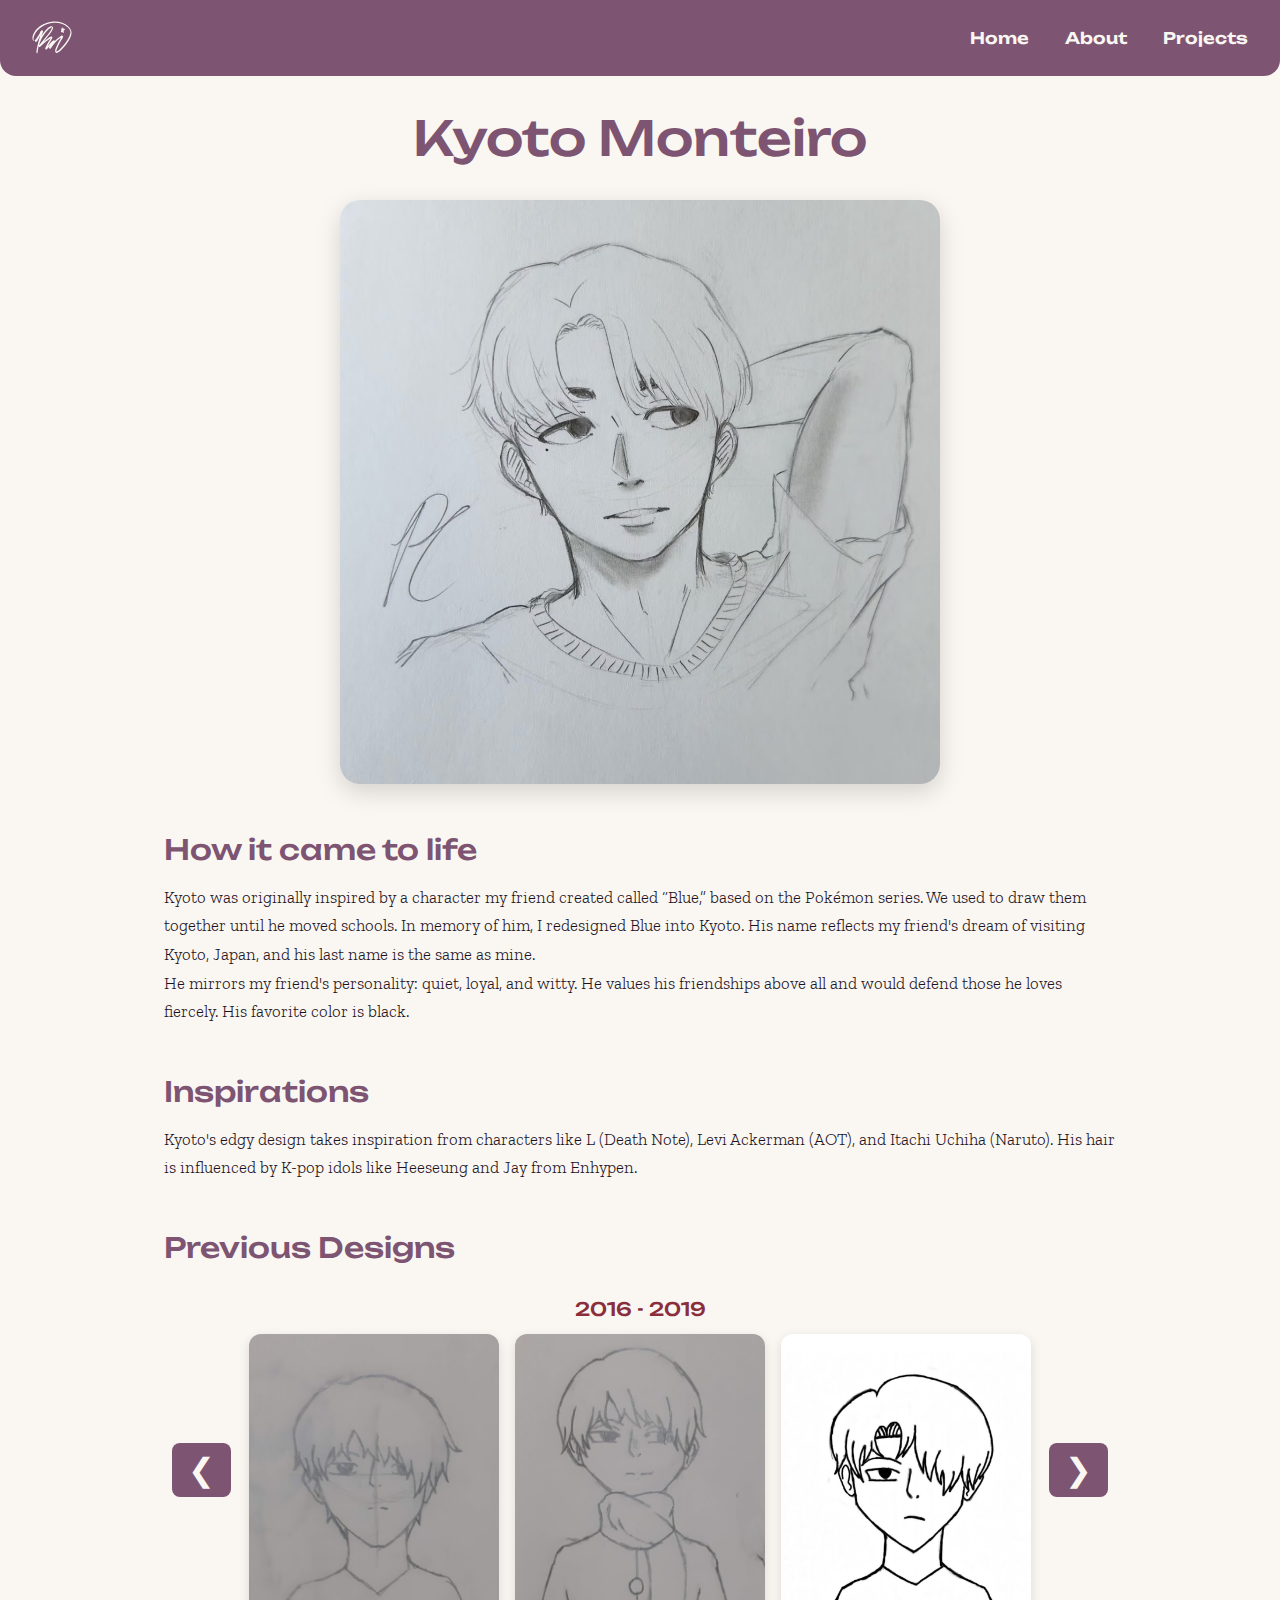
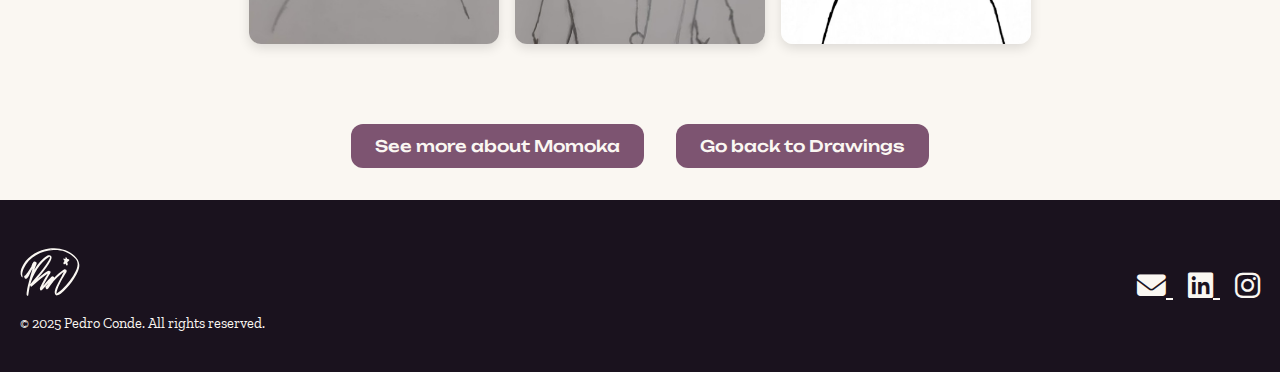
<file: kyoto.html>
<!DOCTYPE html>
<html lang="en">
<head>
  <meta charset="UTF-8" />
  <meta name="viewport" content="width=device-width, initial-scale=1.0"/>
  <title>Kyoto Monteiro</title>

  <link rel="stylesheet" href="https://cdnjs.cloudflare.com/ajax/libs/font-awesome/6.4.0/css/all.min.css" />
  <link rel="stylesheet" href="style.css" />
  <link rel="stylesheet" href="hiro.css" />
  <link href="https://fonts.googleapis.com/css2?family=Unbounded:wght@300;500&family=Zilla+Slab&display=swap" rel="stylesheet" />
</head>
<body>
  <!-- NAVBAR -->
  <header class="navbar">
    <a href="index.html" class="logo">
      <img src="images/Logo_color2.svg" alt="Pedro Conde Logo" />
    </a>

    <!-- Desktop Nav -->
    <nav class="nav-links desktop-nav">
      <a href="index.html" class="nav-link active">Home</a>
      <a href="about.html" class="nav-link">About</a>
      <a href="projects.html" class="nav-link">Projects</a>
    </nav>

    <!-- Mobile Hamburger -->
    <div class="mobile-menu-icon" id="hamburger">
      <span></span><span></span><span></span>
    </div>
  </header>

  <!-- Mobile Nav -->
  <nav class="nav-links mobile-nav" id="mobileNav">
    <a href="index.html" class="active">Home</a>
    <a href="about.html">About</a>
    <a href="projects.html">Projects</a>
  </nav>

  <main class="character-page">
    <h1 class="character-name">Kyoto Monteiro</h1>
    <img src="drawings/kyoto.jpg" alt="Kyoto Monteiro" class="character-image" />

    <section class="character-section">
      <h2>How it came to life</h2>
      <p>
        Kyoto was originally inspired by a character my friend created called “Blue,” based on the Pokémon series.
        We used to draw them together until he moved schools. In memory of him, I redesigned Blue into Kyoto.
        His name reflects my friend's dream of visiting Kyoto, Japan, and his last name is the same as mine.
      <p>
        He mirrors my friend's personality: quiet, loyal, and witty. He values his friendships above all and
        would defend those he loves fiercely. His favorite color is black.
      </p>
    </section>

    <section class="character-section">
      <h2>Inspirations</h2>
      <p>
        Kyoto's edgy design takes inspiration from characters like L (Death Note), Levi Ackerman (AOT),
        and Itachi Uchiha (Naruto). His hair is influenced by K-pop idols like Heeseung and Jay from Enhypen.
      </p>
    </section>

    <section class="character-section">
      <h2>Previous Designs</h2>

      <div class="carousel-container">
        <button class="carousel-btn prev-btn" onclick="changeSlide(-1)">&#10094;</button>

        <div class="carousel-slide active">
          <h3>2016 - 2019</h3>
          <div class="carousel-gallery">
            <img src="drawings/kyoto1.jpg" alt="Kyoto 2016 #1">
            <img src="drawings/kyoto2.jpg" alt="Kyoto 2016 #2">
            <img src="drawings/kyoto3.jpg" alt="Kyoto 2016 #3">
          </div>
        </div>

        <div class="carousel-slide">
          <h3>2022/23</h3>
          <div class="carousel-gallery">
            <img src="drawings/kyoto4.jpg" alt="Kyoto 2022 #1">
            <img src="drawings/kyoto5.jpg" alt="Kyoto 2022 #2">
            <img src="drawings/kyoto6.jpg" alt="Kyoto 2022 #3">
          </div>
        </div>

        <div class="carousel-slide">
          <h3>2024/25</h3>
          <div class="carousel-gallery">
            <img src="drawings/kyoto7.jpg" alt="Kyoto 2024 #1">
            <img src="drawings/kyoto8.jpg" alt="Kyoto 2024 #2">
            <img src="drawings/kyoto10.jpg" alt="Kyoto 2024 #3">
          </div>
        </div>

        <button class="carousel-btn next-btn" onclick="changeSlide(1)">&#10095;</button>
      </div>
    </section>

    <div class="button-row">
      <a href="momo.html" class="brand-button">See more about Momoka</a>
      <a href="projects.html" class="brand-button">Go back to Drawings</a>
    </div>
  </main>

  <footer class="footer">
    <div class="footer-content">
      <div class="footer-left">
        <img src="images/Logo_dark.svg" alt="Logo" class="footer-logo" />
        <p>&copy; 2025 Pedro Conde. All rights reserved.</p>
      </div>
      <div class="footer-right">
        <a href="mailto:pedroconde12345@gmail.com" aria-label="Email">
        <i class="fas fa-envelope"></i>
      </a>
        <a href="https://www.linkedin.com/in/pedro-conde-a62245355/" target="_blank" aria-label="LinkedIn">
          <i class="fab fa-linkedin"></i>
        </a>
        <a href="https://www.instagram.com/hirohtm/" target="_blank" aria-label="Instagram">
          <i class="fab fa-instagram"></i>
        </a>
      </div>
    </div>
  </footer>

  <script src="main.js"></script>
  <script>
    // Navbar highlight
    const links = document.querySelectorAll('.nav-link, .mobile-nav a');
    const path = window.location.pathname.split("/").pop();
    links.forEach(link => {
      link.classList.toggle("active", link.getAttribute("href") === path);
    });

    // Carousel logic
    let currentSlide = 0;
    const slides = document.querySelectorAll('.carousel-slide');

    function showSlide(index) {
      slides.forEach((slide, i) => {
        slide.classList.toggle('active', i === index);
      });
    }

    function changeSlide(direction) {
      currentSlide += direction;
      if (currentSlide >= slides.length) currentSlide = 0;
      if (currentSlide < 0) currentSlide = slides.length - 1;
      showSlide(currentSlide);
    }

    // Initialize
    showSlide(currentSlide);
  </script>
</body>
</html>
</file>
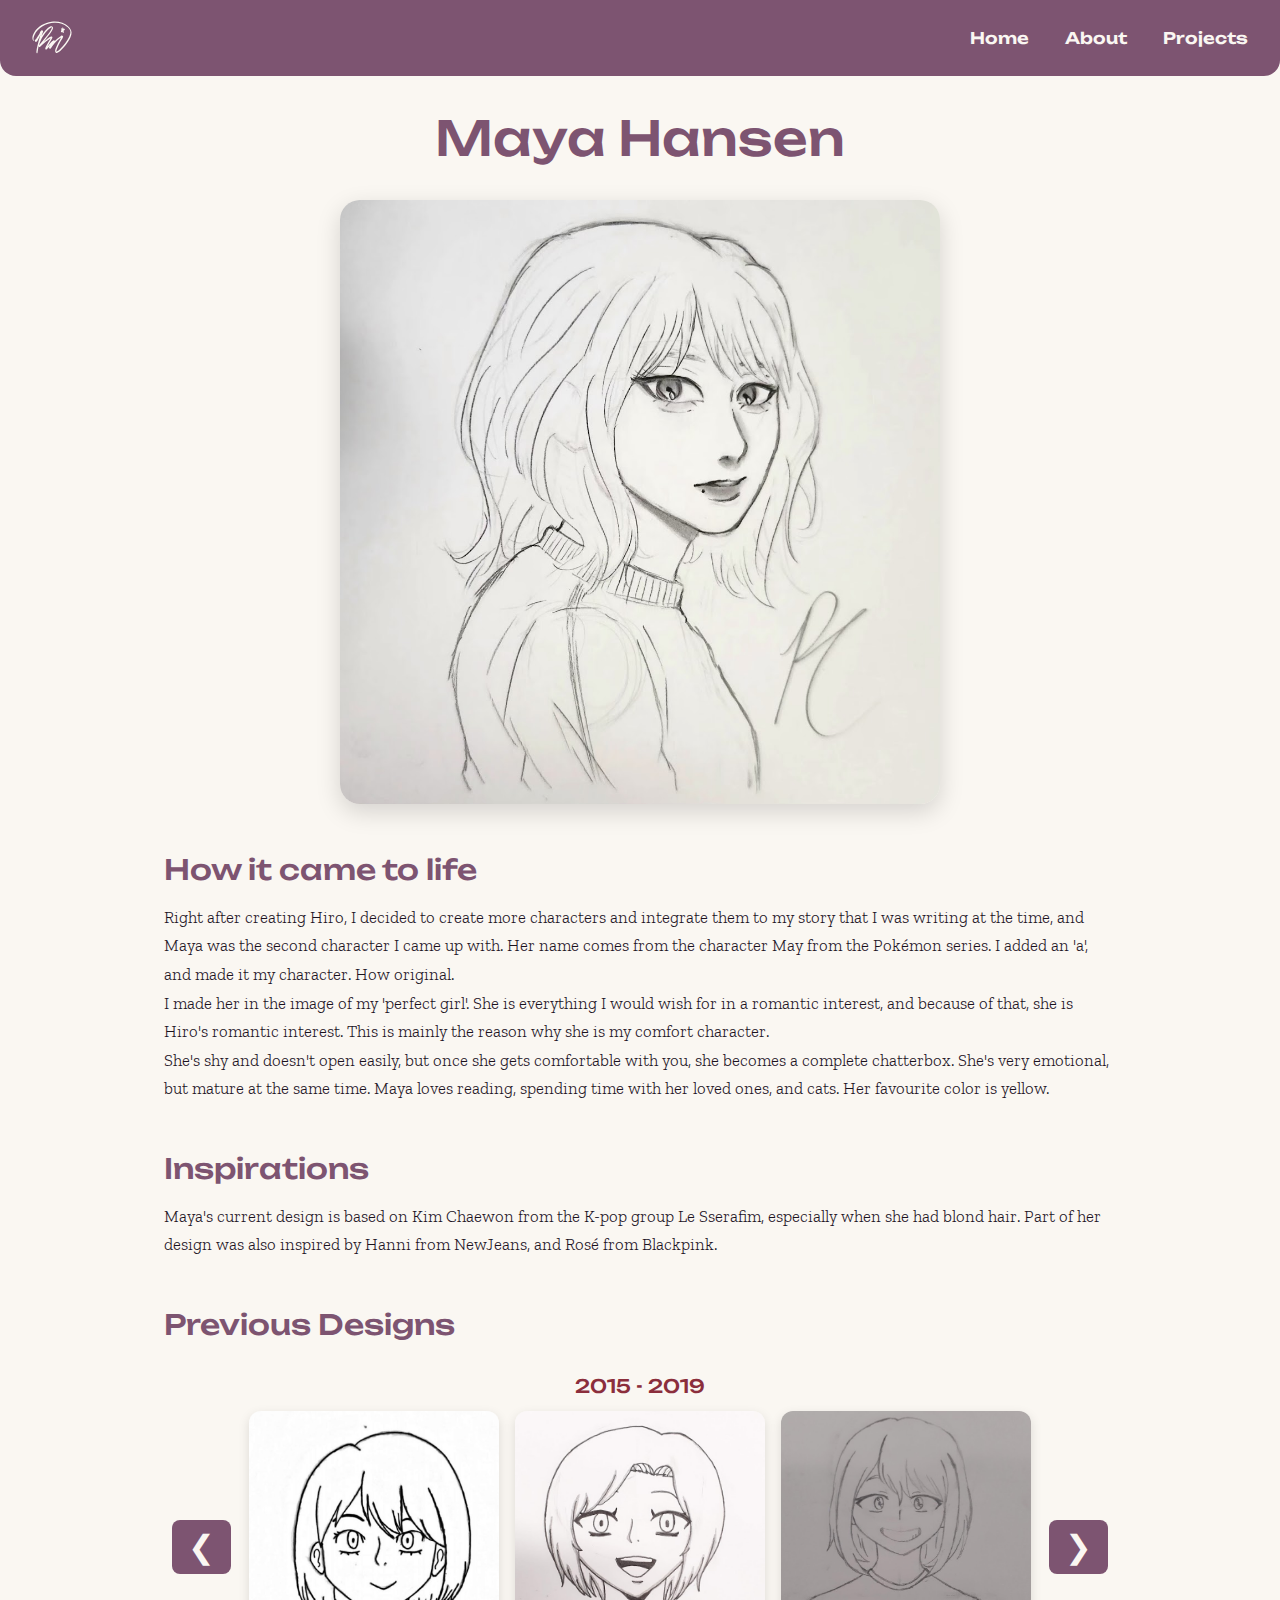
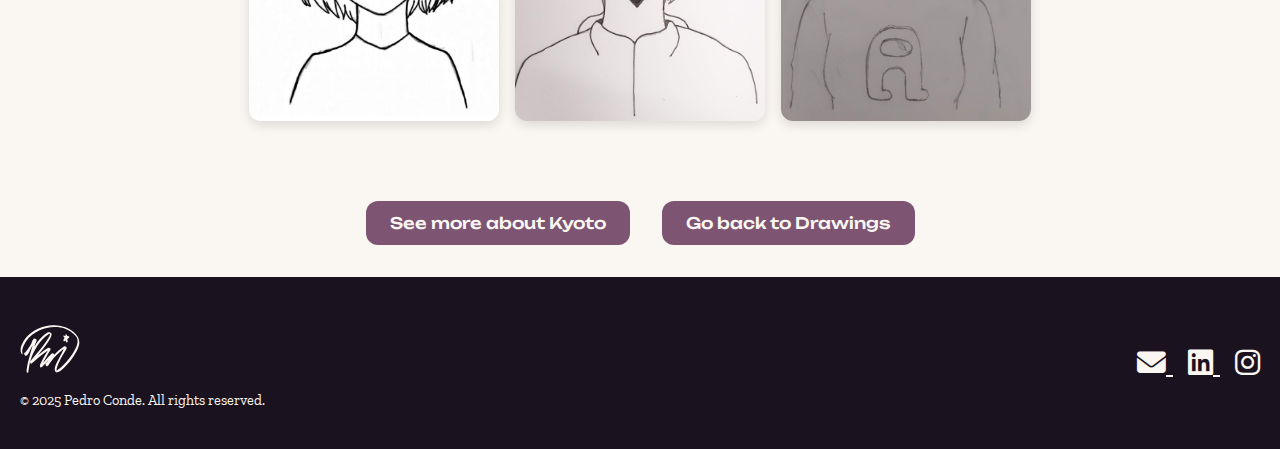
<file: maya.html>
<!DOCTYPE html>
<html lang="en">
<head>
  <meta charset="UTF-8" />
  <meta name="viewport" content="width=device-width, initial-scale=1.0"/>
  <title>Maya Hansen</title>

  <link rel="stylesheet" href="https://cdnjs.cloudflare.com/ajax/libs/font-awesome/6.4.0/css/all.min.css" />
  <link rel="stylesheet" href="style.css" />
  <link rel="stylesheet" href="hiro.css" />
  <link href="https://fonts.googleapis.com/css2?family=Unbounded:wght@300;500&family=Zilla+Slab&display=swap" rel="stylesheet" />
</head>
<body>
  <!-- NAVBAR -->
  <header class="navbar">
    <a href="index.html" class="logo">
      <img src="images/Logo_color2.svg" alt="Pedro Conde Logo" />
    </a>

    <!-- Desktop Nav -->
    <nav class="nav-links desktop-nav">
      <a href="index.html" class="nav-link active">Home</a>
      <a href="about.html" class="nav-link">About</a>
      <a href="projects.html" class="nav-link">Projects</a>
    </nav>

    <!-- Mobile Hamburger -->
    <div class="mobile-menu-icon" id="hamburger">
      <span></span><span></span><span></span>
    </div>
  </header>

  <!-- Mobile Nav -->
  <nav class="nav-links mobile-nav" id="mobileNav">
    <a href="index.html" class="active">Home</a>
    <a href="about.html">About</a>
    <a href="projects.html">Projects</a>
  </nav>

  <main class="character-page">
    <h1 class="character-name">Maya Hansen</h1>
    <img src="drawings/maya.jpg" alt="Maya Hansen" class="character-image" />

    <section class="character-section">
      <h2>How it came to life</h2>
      <p>
        Right after creating Hiro, I decided to create more characters and integrate them to my story that I was writing at the time, and
        Maya was the second character I came up with. Her name comes from the character May from the Pokémon series. I added an 'a', and made it
        my character. How original.
      <p>
        I made her in the image of my 'perfect girl'. She is everything I would wish for in a romantic interest, and because of that, she is
        Hiro's romantic interest. This is mainly the reason why she is my comfort character.
      </p>
      <p>
        She's shy and doesn't open easily, but once she gets comfortable with you, she becomes a complete chatterbox. She's very emotional, but
        mature at the same time. Maya loves reading, spending time with her loved ones, and cats. Her favourite color is yellow.
      </p>
    </section>

    <section class="character-section">
      <h2>Inspirations</h2>
      <p>
        Maya's current design is based on Kim Chaewon from the K-pop group Le Sserafim, especially when she had blond hair.  
        Part of her design was also inspired by Hanni from NewJeans, and Rosé from Blackpink.
      </p>
    </section>

    <section class="character-section">
      <h2>Previous Designs</h2>

      <div class="carousel-container">
        <button class="carousel-btn prev-btn" onclick="changeSlide(-1)">&#10094;</button>

        <div class="carousel-slide active">
          <h3>2015 - 2019</h3>
          <div class="carousel-gallery">
            <img src="drawings/maya1.jpg" alt="Kyoto 2016 #1">
            <img src="drawings/maya2.jpg" alt="Kyoto 2016 #2">
            <img src="drawings/maya3.jpg" alt="Kyoto 2016 #3">
          </div>
        </div>

        <div class="carousel-slide">
          <h3>2020 - 2023</h3>
          <div class="carousel-gallery">
            <img src="drawings/maya4.jpg" alt="Kyoto 2022 #1">
            <img src="drawings/maya5.jpg" alt="Kyoto 2022 #2">
            <img src="drawings/maya6.jpg" alt="Kyoto 2022 #3">
          </div>
        </div>

        <div class="carousel-slide">
          <h3>2024/25</h3>
          <div class="carousel-gallery">
            <img src="drawings/maya7.jpeg" alt="Kyoto 2024 #1">
            <img src="drawings/maya8.jpg" alt="Kyoto 2024 #2">
            <img src="drawings/maya.jpg" alt="Kyoto 2024 #3">
          </div>
        </div>

        <button class="carousel-btn next-btn" onclick="changeSlide(1)">&#10095;</button>
      </div>
    </section>

    <div class="button-row">
      <a href="kyoto.html" class="brand-button">See more about Kyoto</a>
      <a href="projects.html" class="brand-button">Go back to Drawings</a>
    </div>
  </main>

  <footer class="footer">
    <div class="footer-content">
      <div class="footer-left">
        <img src="images/Logo_dark.svg" alt="Logo" class="footer-logo" />
        <p>&copy; 2025 Pedro Conde. All rights reserved.</p>
      </div>
      <div class="footer-right">
        <a href="mailto:pedroconde12345@gmail.com" aria-label="Email">
        <i class="fas fa-envelope"></i>
      </a>
        <a href="https://www.linkedin.com/in/pedro-conde-a62245355/" target="_blank" aria-label="LinkedIn">
          <i class="fab fa-linkedin"></i>
        </a>
        <a href="https://www.instagram.com/hirohtm/" target="_blank" aria-label="Instagram">
          <i class="fab fa-instagram"></i>
        </a>
      </div>
    </div>
  </footer>
  
  <script src="main.js"></script>
  <script>
    // Navbar highlight
    const links = document.querySelectorAll('.nav-link, .mobile-nav a');
    const path = window.location.pathname.split("/").pop();
    links.forEach(link => {
      link.classList.toggle("active", link.getAttribute("href") === path);
    });

    // Carousel logic
    let currentSlide = 0;
    const slides = document.querySelectorAll('.carousel-slide');

    function showSlide(index) {
      slides.forEach((slide, i) => {
        slide.classList.toggle('active', i === index);
      });
    }

    function changeSlide(direction) {
      currentSlide += direction;
      if (currentSlide >= slides.length) currentSlide = 0;
      if (currentSlide < 0) currentSlide = slides.length - 1;
      showSlide(currentSlide);
    }

    // Initialize
    showSlide(currentSlide);
  </script>
</body>
</html>
</file>
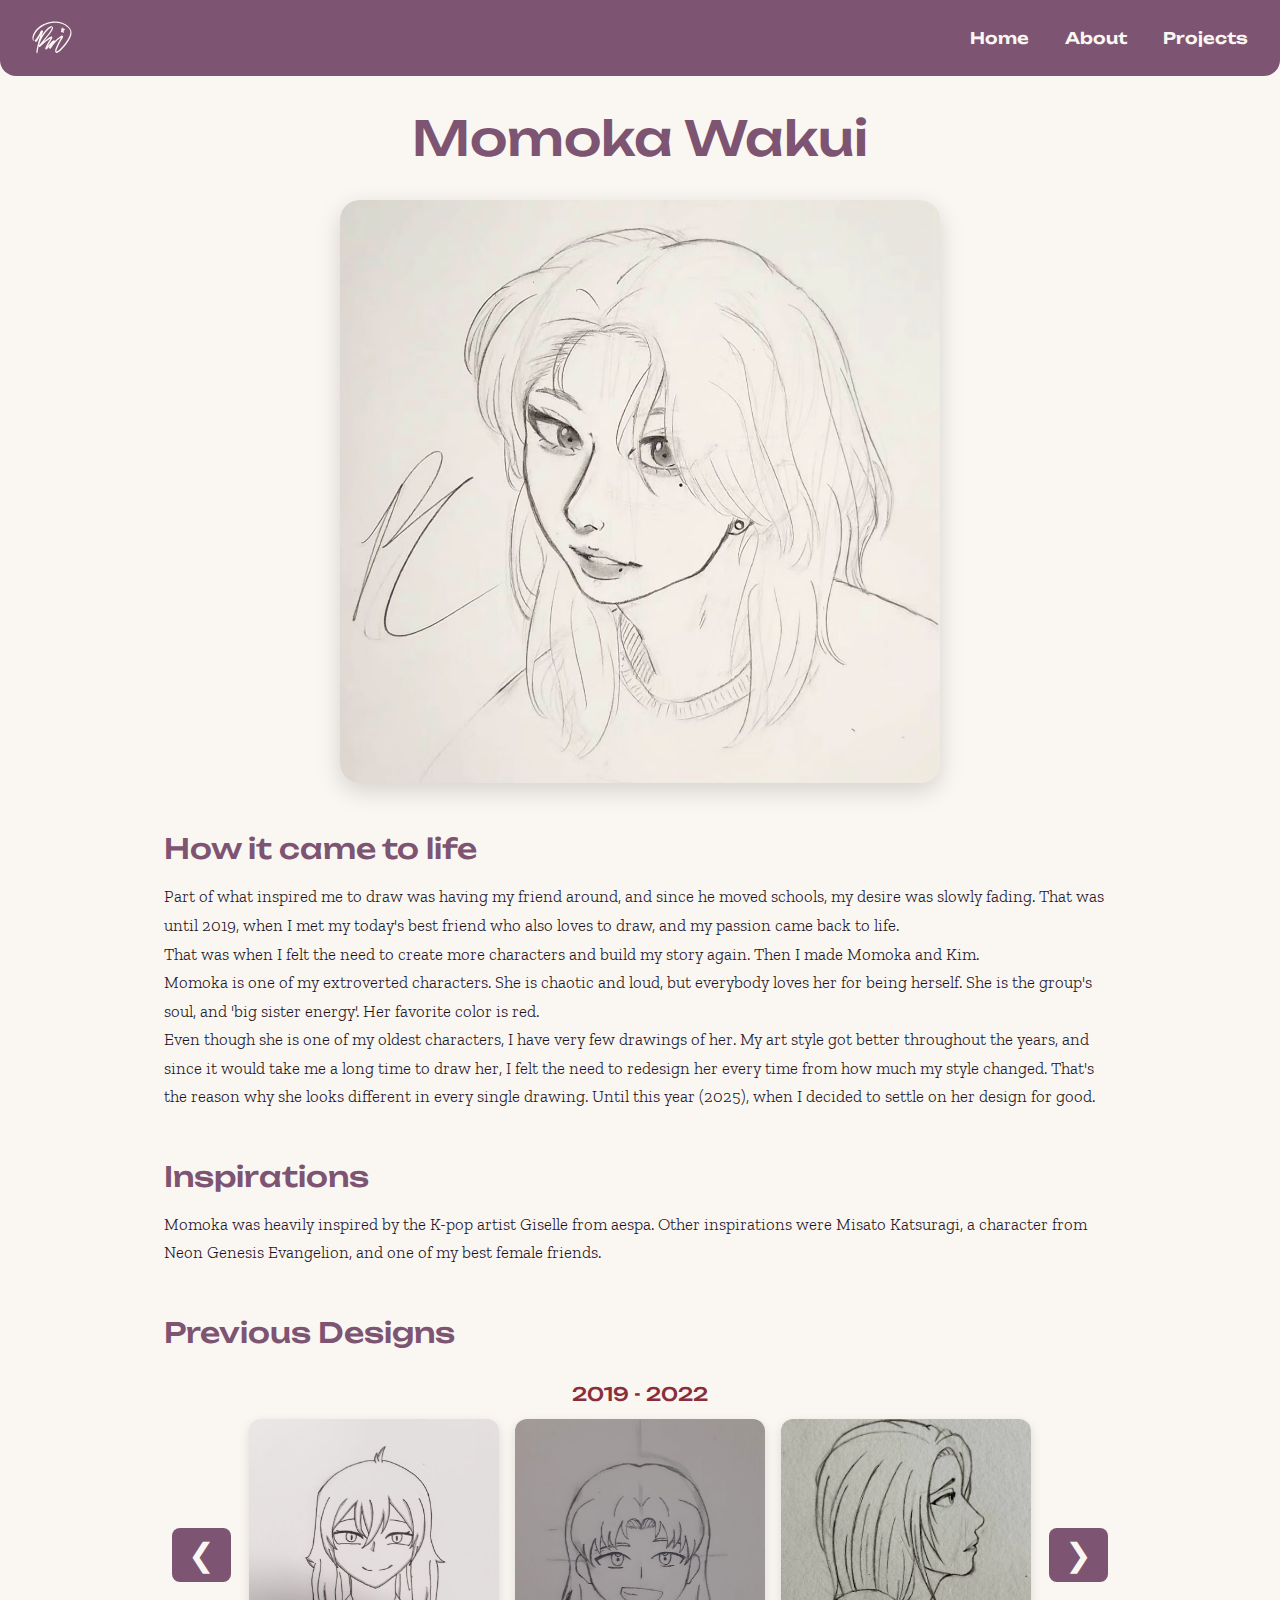
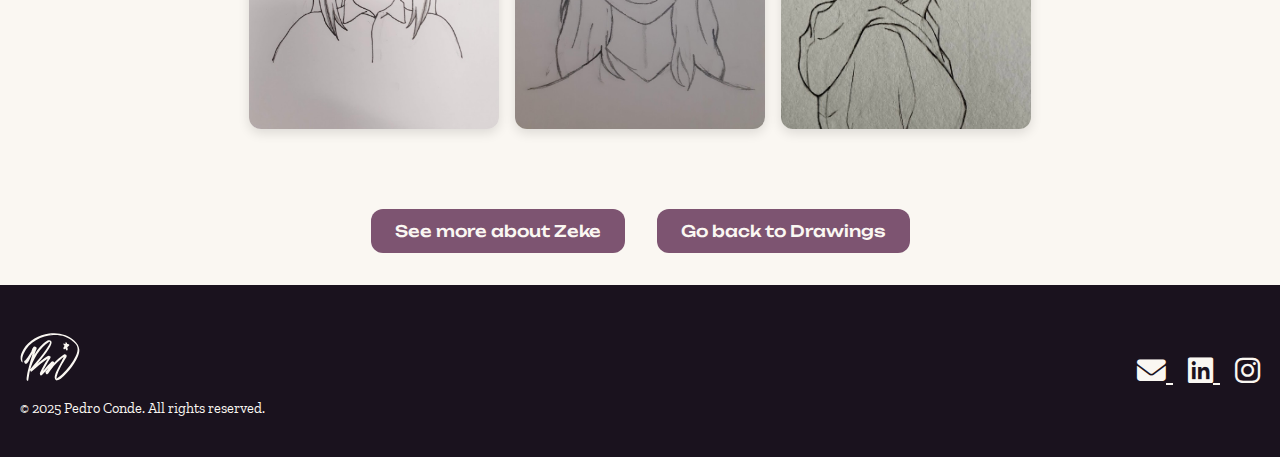
<file: momo.html>
<!DOCTYPE html>
<html lang="en">
<head>
  <meta charset="UTF-8" />
  <meta name="viewport" content="width=device-width, initial-scale=1.0"/>
  <title>Momoka Wakui</title>

  <link rel="stylesheet" href="https://cdnjs.cloudflare.com/ajax/libs/font-awesome/6.4.0/css/all.min.css" />
  <link rel="stylesheet" href="style.css" />
  <link rel="stylesheet" href="hiro.css" />
  <link href="https://fonts.googleapis.com/css2?family=Unbounded:wght@300;500&family=Zilla+Slab&display=swap" rel="stylesheet" />
</head>
<body>
  <!-- NAVBAR -->
  <header class="navbar">
    <a href="index.html" class="logo">
      <img src="images/Logo_color2.svg" alt="Pedro Conde Logo" />
    </a>

    <!-- Desktop Nav -->
    <nav class="nav-links desktop-nav">
      <a href="index.html" class="nav-link active">Home</a>
      <a href="about.html" class="nav-link">About</a>
      <a href="projects.html" class="nav-link">Projects</a>
    </nav>

    <!-- Mobile Hamburger -->
    <div class="mobile-menu-icon" id="hamburger">
      <span></span><span></span><span></span>
    </div>
  </header>

  <!-- Mobile Nav -->
  <nav class="nav-links mobile-nav" id="mobileNav">
    <a href="index.html" class="active">Home</a>
    <a href="about.html">About</a>
    <a href="projects.html">Projects</a>
  </nav>

  <main class="character-page">
    <h1 class="character-name">Momoka Wakui</h1>
    <img src="drawings/momo.jpg" alt="Momoka Wakui" class="character-image" />

    <section class="character-section">
      <h2>How it came to life</h2>
      <p>
        Part of what inspired me to draw was having my friend around, and since he moved schools, my desire was slowly fading. That was until 2019, 
        when I met my today's best friend who also loves to draw, and my passion came back to life.
      <p>
        That was when I felt the need to create more characters and build my story again. Then I made Momoka and Kim.
      </p>
      <p>
        Momoka is one of my extroverted characters. She is chaotic and loud, but everybody loves her for being herself. She is the group's soul,
        and 'big sister energy'. Her favorite color is red.
      </p>
      <p>
        Even though she is one of my oldest characters, I have very few drawings of her. My art style got better throughout the years, and since
        it would take me a long time to draw her, I felt the need to redesign her every time from how much my style changed. That's the reason why
        she looks different in every single drawing. Until this year (2025), when I decided to settle on her design for good.
      </p>
    </section>

    <section class="character-section">
      <h2>Inspirations</h2>
      <p>
        Momoka was heavily inspired by the K-pop artist Giselle from aespa. Other inspirations were Misato Katsuragi, a character from Neon 
        Genesis Evangelion, and one of my best female friends.
      </p>
    </section>

    <section class="character-section">
      <h2>Previous Designs</h2>

      <div class="carousel-container">
        <button class="carousel-btn prev-btn" onclick="changeSlide(-1)">&#10094;</button>

        <div class="carousel-slide active">
          <h3>2019 - 2022</h3>
          <div class="carousel-gallery">
            <img src="drawings/momo1.jpg" alt="Kyoto 2016 #1">
            <img src="drawings/momo2.jpg" alt="Kyoto 2016 #2">
            <img src="drawings/momo3.jpg" alt="Kyoto 2016 #3">
          </div>
        </div>

        <div class="carousel-slide">
          <h3>2023 - 2025</h3>
          <div class="carousel-gallery">
            <img src="drawings/momo4.jpg" alt="Kyoto 2022 #1">
            <img src="drawings/momo5.jpg" alt="Kyoto 2022 #2">
            <img src="drawings/momo6.png" alt="Kyoto 2022 #3">
          </div>
        </div>

        <button class="carousel-btn next-btn" onclick="changeSlide(1)">&#10095;</button>
      </div>
    </section>

    <div class="button-row">
      <a href="zeke.html" class="brand-button">See more about Zeke</a>
      <a href="projects.html" class="brand-button">Go back to Drawings</a>
    </div>
  </main>

  <footer class="footer">
    <div class="footer-content">
      <div class="footer-left">
        <img src="images/Logo_dark.svg" alt="Logo" class="footer-logo" />
        <p>&copy; 2025 Pedro Conde. All rights reserved.</p>
      </div>
      <div class="footer-right">
        <a href="mailto:pedroconde12345@gmail.com" aria-label="Email">
        <i class="fas fa-envelope"></i>
      </a>
        <a href="https://www.linkedin.com/in/pedro-conde-a62245355/" target="_blank" aria-label="LinkedIn">
          <i class="fab fa-linkedin"></i>
        </a>
        <a href="https://www.instagram.com/hirohtm/" target="_blank" aria-label="Instagram">
          <i class="fab fa-instagram"></i>
        </a>
      </div>
    </div>
  </footer>

  <script src="main.js"></script>
  <script>
    // Navbar highlight
    const links = document.querySelectorAll('.nav-link, .mobile-nav a');
    const path = window.location.pathname.split("/").pop();
    links.forEach(link => {
      link.classList.toggle("active", link.getAttribute("href") === path);
    });

    // Carousel logic
    let currentSlide = 0;
    const slides = document.querySelectorAll('.carousel-slide');

    function showSlide(index) {
      slides.forEach((slide, i) => {
        slide.classList.toggle('active', i === index);
      });
    }

    function changeSlide(direction) {
      currentSlide += direction;
      if (currentSlide >= slides.length) currentSlide = 0;
      if (currentSlide < 0) currentSlide = slides.length - 1;
      showSlide(currentSlide);
    }

    // Initialize
    showSlide(currentSlide);
  </script>
</body>
</html>
</file>
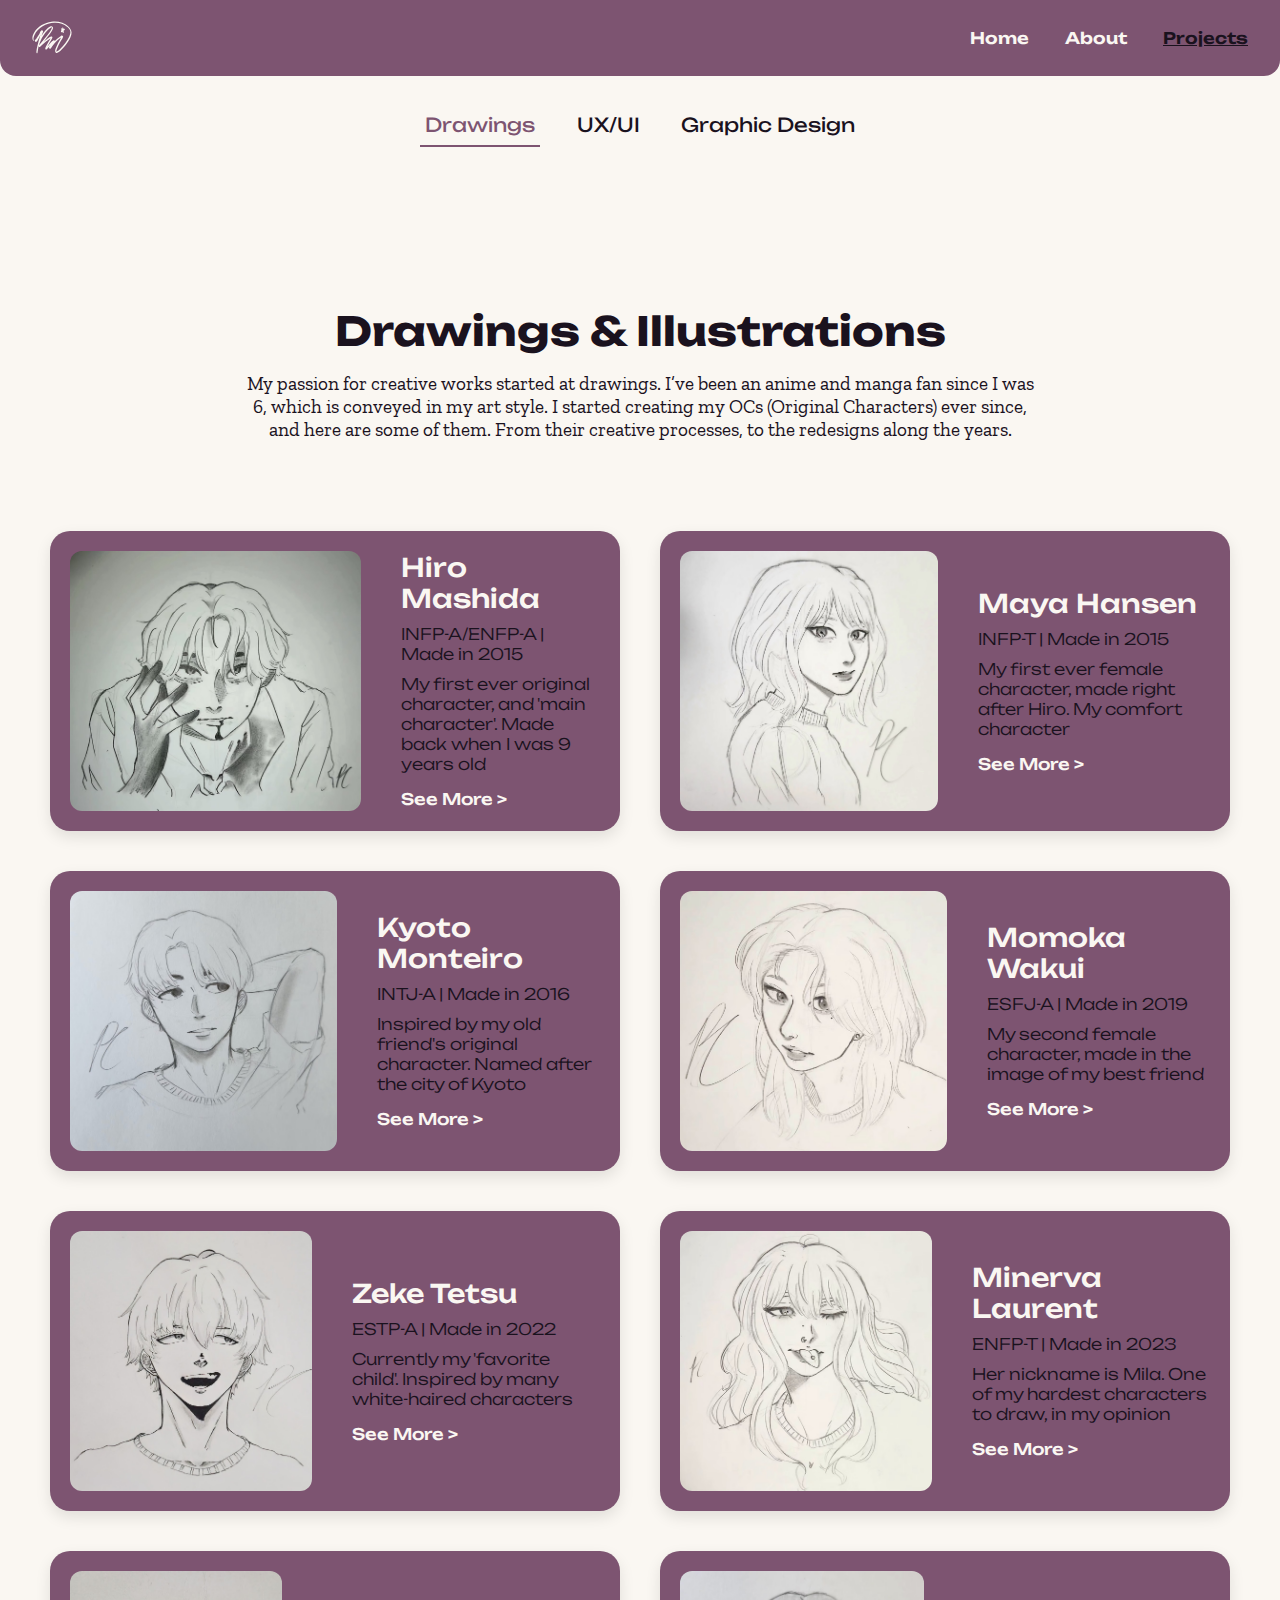
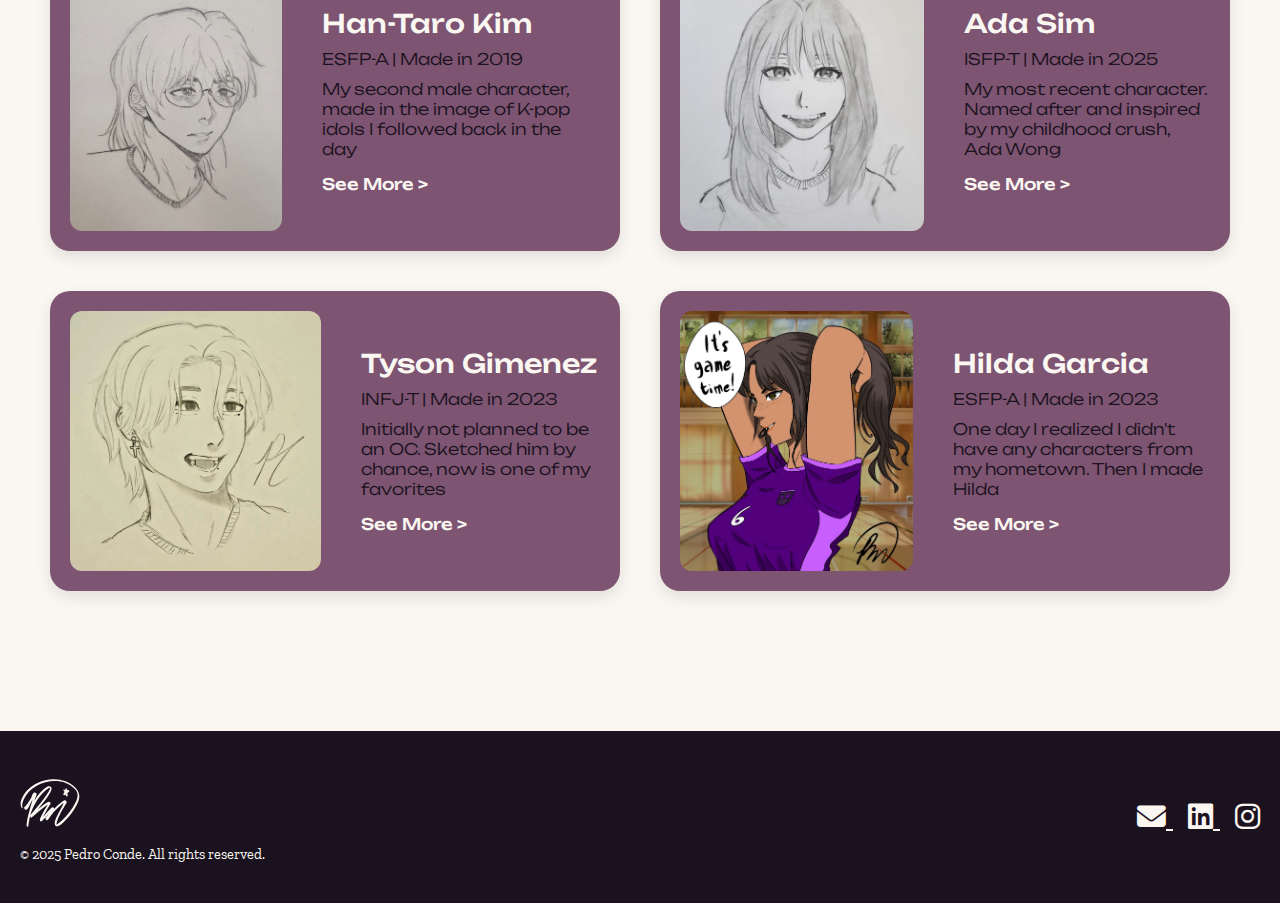
<file: projects.html>
<!DOCTYPE html>
<html lang="en">
<head>
  <meta charset="UTF-8" />
  <meta name="viewport" content="width=device-width, initial-scale=1.0"/>
  <title>My Projects</title>

  <link rel="stylesheet" href="https://cdnjs.cloudflare.com/ajax/libs/font-awesome/6.4.0/css/all.min.css" />
  <link rel="stylesheet" href="style.css" />
  <link rel="stylesheet" href="projects.css" />
</head>
<body>
   <!-- NAVBAR -->
  <header class="navbar">
    <a href="index.html" class="logo">
      <img src="images/Logo_color2.svg" alt="Pedro Conde Logo" />
    </a>

    <!-- Desktop Nav -->
    <nav class="nav-links desktop-nav">
      <a href="index.html" class="nav-link active">Home</a>
      <a href="about.html" class="nav-link">About</a>
      <a href="projects.html" class="nav-link">Projects</a>
    </nav>

    <!-- Mobile Hamburger -->
    <div class="mobile-menu-icon" id="hamburger">
      <span></span>
      <span></span>
      <span></span>
    </div>
  </header>

  <!-- Mobile Nav -->
  <nav class="nav-links mobile-nav" id="mobileNav">
    <a href="index.html" class="active">Home</a>
    <a href="about.html">About</a>
    <a href="projects.html">Projects</a>
  </nav>

  <!-- Section Toggle -->
  <section class="project-toggle">
    <button class="toggle-btn active" data-section="drawings">Drawings</button>
    <button class="toggle-btn" data-section="uxui">UX/UI</button>
    <button class="toggle-btn" data-section="graphic">Graphic Design</button>
  </section>

  <!-- Drawings Section -->
  <section id="drawings" class="project-section active">
    <h1 class="projects-title">Drawings & Illustrations</h1>
    <p class="projects-intro">
      My passion for creative works started at drawings. I’ve been an anime and manga fan since I was 6, 
      which is conveyed in my art style. I started creating my OCs (Original Characters) ever since, and 
      here are some of them. From their creative processes, to the redesigns along the years.
    </p>

    <div class="drawings-grid">
  <div class="drawing-card">
    <img src="drawings/hiro.jpg" alt="Hiro">
    <div class="drawing-info">
      <h3>Hiro Mashida</h3>
      <p class="mbti">INFP-A/ENFP-A | Made in 2015</p>
      <p class="description">My first ever original character, and 'main character'. Made back when I was 9 years old</p>
      <a href="hiro.html">See More ></a>
    </div>
  </div>

  <div class="drawing-card">
    <img src="drawings/maya.jpg" alt="Maya">
    <div class="drawing-info">
      <h3>Maya Hansen</h3>
      <p class="mbti">INFP-T | Made in 2015</p>
      <p class="description">My first ever female character, made right after Hiro. My comfort character</p>
      <a href="maya.html">See More ></a>
    </div>
  </div>

  <div class="drawing-card">
    <img src="drawings/kyoto.jpg" alt="Kyoto">
    <div class="drawing-info">
      <h3>Kyoto Monteiro</h3>
      <p class="mbti">INTJ-A | Made in 2016</p>
      <p class="description">Inspired by my old friend's original character. Named after the city of Kyoto</p>
      <a href="kyoto.html">See More ></a>
    </div>
  </div>

  <div class="drawing-card">
    <img src="drawings/momo.jpg" alt="Momo Wakui">
    <div class="drawing-info">
      <h3>Momoka Wakui</h3>
      <p class="mbti">ESFJ-A | Made in 2019</p>
      <p class="description">My second female character, made in the image of my best friend</p>
      <a href="momo.html">See More ></a>
    </div>
  </div>

  <div class="drawing-card">
    <img src="drawings/zeke.jpg" alt="Zeke">
    <div class="drawing-info">
      <h3>Zeke Tetsu</h3>
      <p class="mbti">ESTP-A | Made in 2022</p>
      <p class="description">Currently my 'favorite child'. Inspired by many white-haired characters</p>
      <a href="zeke.html">See More ></a>
    </div>
  </div>

  <div class="drawing-card">
    <img src="drawings/mila.jpg" alt="Minerva">
    <div class="drawing-info">
      <h3>Minerva Laurent</h3>
      <p class="mbti">ENFP-T | Made in 2023</p>
      <p class="description">Her nickname is Mila. One of my hardest characters to draw, in my opinion</p>
      <a href="mila.html">See More ></a>
    </div>
  </div>

  <div class="drawing-card">
    <img src="drawings/kim.jpg" alt="Kim">
    <div class="drawing-info">
      <h3>Han-Taro Kim</h3>
      <p class="mbti">ESFP-A | Made in 2019</p>
      <p class="description">My second male character, made in the image of K-pop idols I followed back in the day</p>
      <a href="kim.html">See More ></a>
    </div>
  </div>

  <div class="drawing-card">
    <img src="drawings/ada.jpg" alt="Ada">
    <div class="drawing-info">
      <h3>Ada Sim</h3>
      <p class="mbti">ISFP-T | Made in 2025</p>
      <p class="description">My most recent character. Named after and inspired by my childhood crush, Ada Wong</p>
      <a href="ada.html">See More ></a>
    </div>
  </div>

  <div class="drawing-card">
    <img src="drawings/tyson.jpg" alt="Tyson">
    <div class="drawing-info">
      <h3>Tyson Gimenez</h3>
      <p class="mbti">INFJ-T | Made in 2023</p>
      <p class="description">Initially not planned to be an OC. Sketched him by chance, now is one of my favorites</p>
      <a href="tyson.html">See More ></a>
    </div>
  </div>

  <div class="drawing-card">
    <img src="drawings/hilda.jpg" alt="Hilda">
    <div class="drawing-info">
      <h3>Hilda Garcia</h3>
      <p class="mbti">ESFP-A | Made in 2023</p>
      <p class="description">One day I realized I didn't have any characters from my hometown. Then I made Hilda</p>
      <a href="hilda.html">See More ></a>
    </div>
  </div>
</div>
  </section>

  <!-- === UX/UI Section === -->
<section id="uxui" class="project-section">
  <h1 class="projects-title">UX/UI</h1>
  <p class="projects-intro">
    I believe good design starts with empathy. My UX/UI projects focus on creating intuitive, user-friendly experiences that balance function and form. Whether it's a mobile app or a web platform, I aim to design with clarity, accessibility, and the end user in mind.
  </p>

  <div class="ux-card">
    <img src="images/Logo_For_Socials_NaNa.jpg" alt="UX Project 1">
    <div class="ux-content">
      <h3>NaNa Media</h3>
      <h4>Mobile App • Figma, Illustrator, Photoshop</h4>
      <p>
        NaNa Media is a mobile app designed for manga enthusiasts, making it easy to browse, collect, and purchase manga through an intuitive, fan-focused platform.
      </p>
      <a href="#">See More ></a>
    </div>
  </div>

  <div class="ux-card">
    <img src="images/showdown.jpg" alt="UX Project 2">
    <div class="ux-content">
      <h3>Pokémon Showdown Website Redesign</h3>
      <h4>Web Platform • Figma, Photoshop</h4>
      <p>
        Pokémon Showdown Redesign is a modern reimagining of the popular battle simulator’s website, focusing on improved usability, visual clarity, and a more engaging user experience.
      </p>
      <a href="#">See More ></a>
    </div>
  </div>
</section>

<!-- === Graphic Design Section === -->
<section id="graphic" class="project-section">
  <h1 class="projects-title">Graphic Design</h1>
  <p class="projects-intro">
    Graphic design is where I get to mix storytelling with visuals. From branding to layouts, I explore how color, typography, and composition can communicate meaning and emotion. Each project is a chance to express identity in a bold, memorable way.
  </p>

  <div class="ux-card">
    <img src="images/West_Ham_Redesign.jpg" alt="Graphic Design Project 1">
    <div class="ux-content">
      <h3>West Ham United Rebrand</h3>
      <h4>Graphic Design • Photoshop, Illustrator, InDesign</h4>
      <p>
        West Ham United Rebrand is a refreshed visual identity for the football club, balancing its historic roots with a modern, dynamic look.
      </p>
      <a href="#">See More ></a>
    </div>
  </div>

  <div class="ux-card">
    <img src="images/playpal.jpg" alt="Graphic Design Project 2">
    <div class="ux-content">
      <h3>PlayPal App</h3>
      <h4>Mobile App & Project Management • Illustrator, Photoshop, Canva, HTML & CSS</h4>
      <p>
       PlayPal is a social platform app for gamers to log, rate, and review video games — like Letterboxd, but for gaming.
      </p>
      <a href="#">See More ></a>
    </div>
  </div>
</section>


  <footer class="footer">
  <div class="footer-content">
    <div class="footer-left">
      <img src="images/Logo_dark.svg" alt="Logo" class="footer-logo" />
      <p>&copy; 2025 Pedro Conde. All rights reserved.</p>
    </div>
    <div class="footer-right">
      <a href="mailto:pedroconde12345@gmail.com" aria-label="Email">
        <i class="fas fa-envelope"></i>
      </a>
      <a href="https://www.linkedin.com/in/pedro-conde-a62245355/" target="_blank" aria-label="LinkedIn">
        <i class="fab fa-linkedin"></i>
      </a>
      <a href="https://www.instagram.com/hirohtm/" target="_blank" aria-label="Instagram">
        <i class="fab fa-instagram"></i>
      </a>
    </div>
  </div>
</footer>

  <!-- Scripts -->
   <script src="main.js"></script>
  <script>
    const toggleButtons = document.querySelectorAll('.toggle-btn');
    const sections = document.querySelectorAll('.project-section');

    toggleButtons.forEach(button => {
      button.addEventListener('click', () => {
        toggleButtons.forEach(btn => btn.classList.remove('active'));
        sections.forEach(sec => sec.classList.remove('active'));

        button.classList.add('active');
        document.getElementById(button.dataset.section).classList.add('active');
      });
    });

  // Highlight current page link
  const links = document.querySelectorAll('.nav-link, .mobile-nav a');
  const path = window.location.pathname.split("/").pop();

  links.forEach(link => {
    if (link.getAttribute("href") === path) {
      link.classList.add("active");
    } else {
      link.classList.remove("active");
    }
  });
  </script>

</body>
</html>
</file>
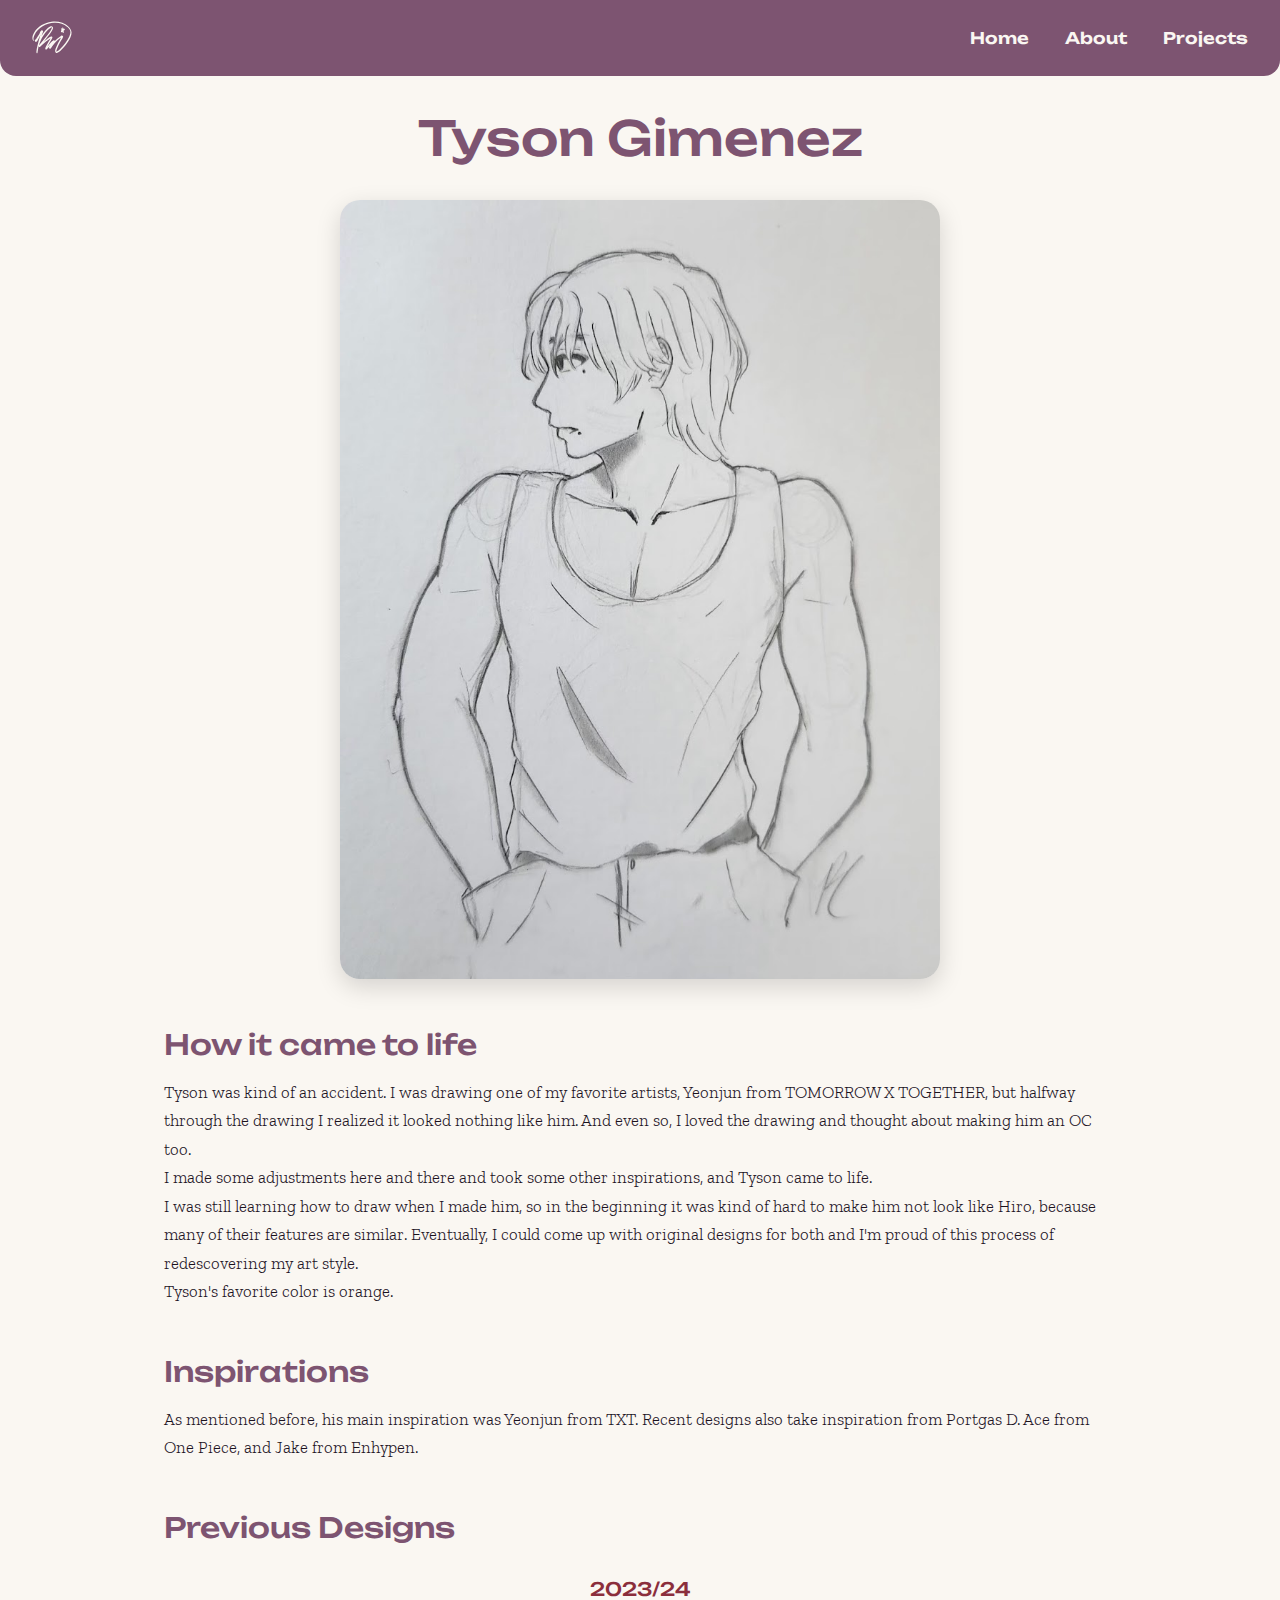
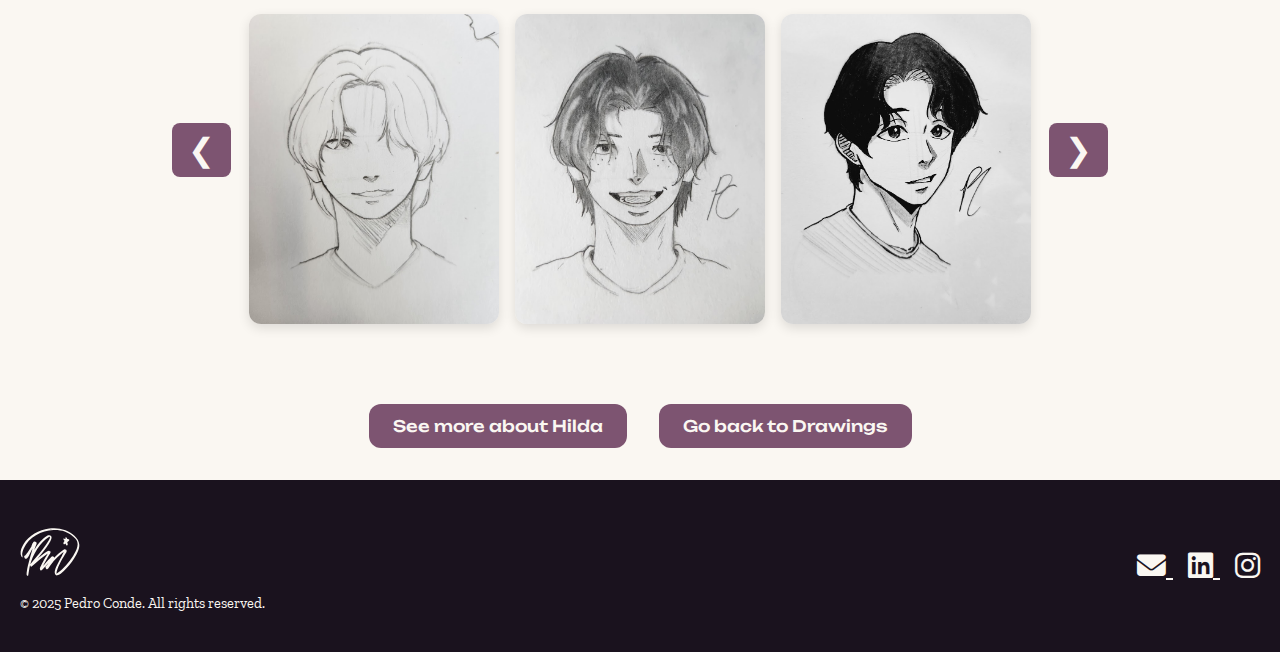
<file: tyson.html>
<!DOCTYPE html>
<html lang="en">
<head>
  <meta charset="UTF-8" />
  <meta name="viewport" content="width=device-width, initial-scale=1.0"/>
  <title>Tyson Gimenez</title>

  <link rel="stylesheet" href="https://cdnjs.cloudflare.com/ajax/libs/font-awesome/6.4.0/css/all.min.css" />
  <link rel="stylesheet" href="style.css" />
  <link rel="stylesheet" href="hiro.css" />
  <link href="https://fonts.googleapis.com/css2?family=Unbounded:wght@300;500&family=Zilla+Slab&display=swap" rel="stylesheet" />
</head>
<body>
  <!-- NAVBAR -->
  <header class="navbar">
    <a href="index.html" class="logo">
      <img src="images/Logo_color2.svg" alt="Pedro Conde Logo" />
    </a>

    <!-- Desktop Nav -->
    <nav class="nav-links desktop-nav">
      <a href="index.html" class="nav-link active">Home</a>
      <a href="about.html" class="nav-link">About</a>
      <a href="projects.html" class="nav-link">Projects</a>
    </nav>

    <!-- Mobile Hamburger -->
    <div class="mobile-menu-icon" id="hamburger">
      <span></span><span></span><span></span>
    </div>
  </header>

  <!-- Mobile Nav -->
  <nav class="nav-links mobile-nav" id="mobileNav">
    <a href="index.html" class="active">Home</a>
    <a href="about.html">About</a>
    <a href="projects.html">Projects</a>
  </nav>

  <main class="character-page">
    <h1 class="character-name">Tyson Gimenez</h1>
    <img src="drawings/tyson5.jpg" alt="Tyson Gimenez" class="character-image" />

    <section class="character-section">
      <h2>How it came to life</h2>
      <p>
        Tyson was kind of an accident. I was drawing one of my favorite artists, Yeonjun from TOMORROW X TOGETHER, but halfway through the 
        drawing I realized it looked nothing like him. And even so, I loved the drawing and thought about making him an OC too.
      <p>
        I made some adjustments here and there and took some other inspirations, and Tyson came to life.
      </p>
      <p>
        I was still learning how to draw when I made him, so in the beginning it was kind of hard to make him not look like Hiro, because many
        of their features are similar. Eventually, I could come up with original designs for both and I'm proud of this process of redescovering
        my art style.
      </p>
      <p>Tyson's favorite color is orange.</p>
    </section>

    <section class="character-section">
      <h2>Inspirations</h2>
      <p>
        As mentioned before, his main inspiration was Yeonjun from TXT. Recent designs also take inspiration from Portgas D. Ace from One Piece, and
        Jake from Enhypen.
      </p>
    </section>

    <section class="character-section">
      <h2>Previous Designs</h2>

      <div class="carousel-container">
        <button class="carousel-btn prev-btn" onclick="changeSlide(-1)">&#10094;</button>

        <div class="carousel-slide active">
          <h3>2023/24</h3>
          <div class="carousel-gallery">
            <img src="drawings/tyson1.jpg" alt="Kyoto 2016 #1">
            <img src="drawings/tyson2.jpg" alt="Kyoto 2016 #2">
            <img src="drawings/tyson3.jpg" alt="Kyoto 2016 #3">
          </div>
        </div>

        <div class="carousel-slide">
          <h3>2025</h3>
          <div class="carousel-gallery">
            <img src="drawings/tyson4.jpg" alt="Kyoto 2022 #1">
            <img src="drawings/tyson5.jpg" alt="Kyoto 2022 #2">
            <img src="drawings/tyson.jpg" alt="Kyoto 2022 #3">
          </div>
        </div>

        <button class="carousel-btn next-btn" onclick="changeSlide(1)">&#10095;</button>
      </div>
    </section>

    <div class="button-row">
      <a href="hilda.html" class="brand-button">See more about Hilda</a>
      <a href="projects.html" class="brand-button">Go back to Drawings</a>
    </div>
  </main>

  <footer class="footer">
    <div class="footer-content">
      <div class="footer-left">
        <img src="images/Logo_dark.svg" alt="Logo" class="footer-logo" />
        <p>&copy; 2025 Pedro Conde. All rights reserved.</p>
      </div>
      <div class="footer-right">
        <a href="mailto:pedroconde12345@gmail.com" aria-label="Email">
        <i class="fas fa-envelope"></i>
      </a>
        <a href="https://www.linkedin.com/in/pedro-conde-a62245355/" target="_blank" aria-label="LinkedIn">
          <i class="fab fa-linkedin"></i>
        </a>
        <a href="https://www.instagram.com/hirohtm/" target="_blank" aria-label="Instagram">
          <i class="fab fa-instagram"></i>
        </a>
      </div>
    </div>
  </footer>

  <script src="main.js"></script>
  <script>
    // Navbar highlight
    const links = document.querySelectorAll('.nav-link, .mobile-nav a');
    const path = window.location.pathname.split("/").pop();
    links.forEach(link => {
      link.classList.toggle("active", link.getAttribute("href") === path);
    });

    // Carousel logic
    let currentSlide = 0;
    const slides = document.querySelectorAll('.carousel-slide');

    function showSlide(index) {
      slides.forEach((slide, i) => {
        slide.classList.toggle('active', i === index);
      });
    }

    function changeSlide(direction) {
      currentSlide += direction;
      if (currentSlide >= slides.length) currentSlide = 0;
      if (currentSlide < 0) currentSlide = slides.length - 1;
      showSlide(currentSlide);
    }

    // Initialize
    showSlide(currentSlide);
  </script>
</body>
</html>
</file>
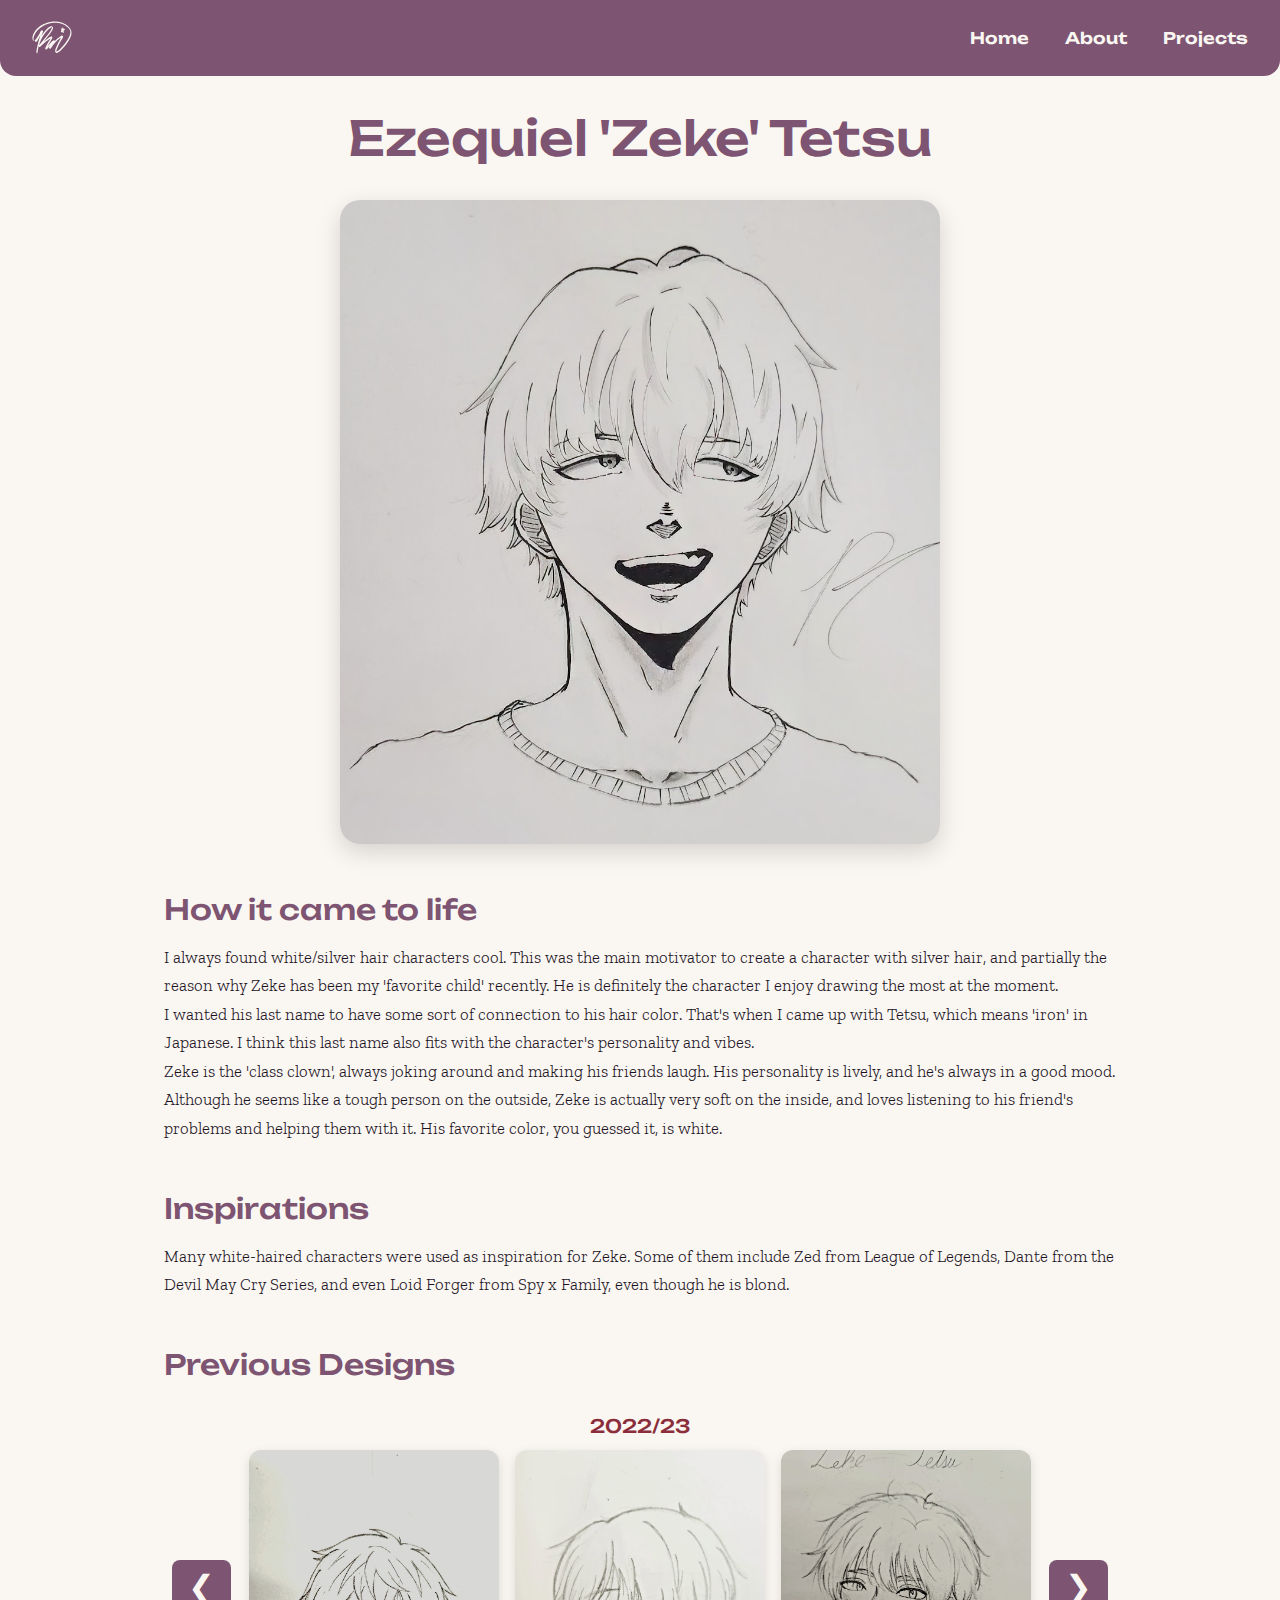
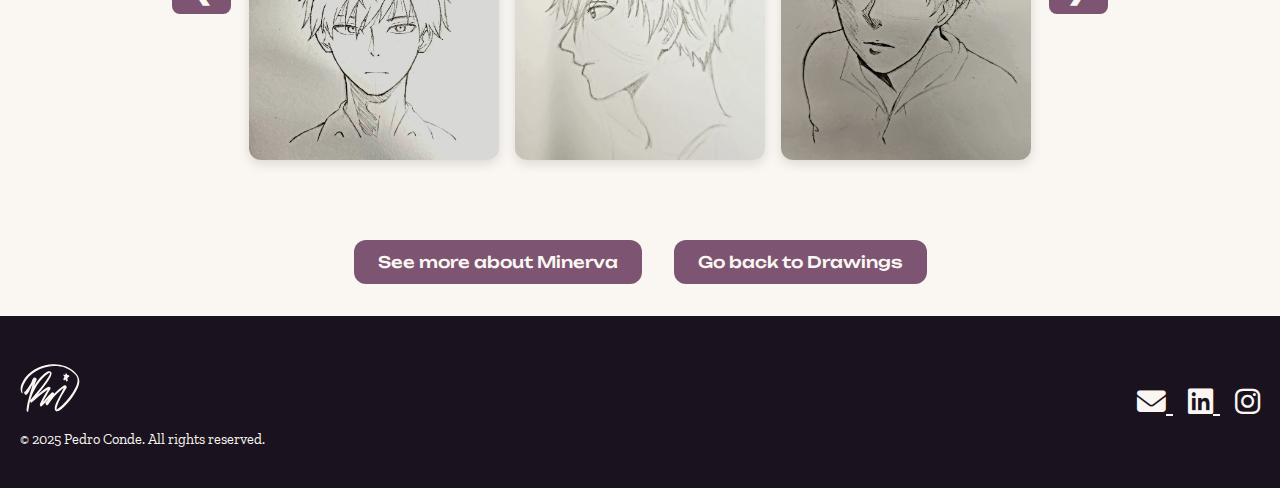
<file: zeke.html>
<!DOCTYPE html>
<html lang="en">
<head>
  <meta charset="UTF-8" />
  <meta name="viewport" content="width=device-width, initial-scale=1.0"/>
  <title>Zeke Tetsu</title>

  <link rel="stylesheet" href="https://cdnjs.cloudflare.com/ajax/libs/font-awesome/6.4.0/css/all.min.css" />
  <link rel="stylesheet" href="style.css" />
  <link rel="stylesheet" href="hiro.css" />
  <link href="https://fonts.googleapis.com/css2?family=Unbounded:wght@300;500&family=Zilla+Slab&display=swap" rel="stylesheet" />
</head>
<body>
  <!-- NAVBAR -->
  <header class="navbar">
    <a href="index.html" class="logo">
      <img src="images/Logo_color2.svg" alt="Pedro Conde Logo" />
    </a>

    <!-- Desktop Nav -->
    <nav class="nav-links desktop-nav">
      <a href="index.html" class="nav-link active">Home</a>
      <a href="about.html" class="nav-link">About</a>
      <a href="projects.html" class="nav-link">Projects</a>
    </nav>

    <!-- Mobile Hamburger -->
    <div class="mobile-menu-icon" id="hamburger">
      <span></span><span></span><span></span>
    </div>
  </header>

  <!-- Mobile Nav -->
  <nav class="nav-links mobile-nav" id="mobileNav">
    <a href="index.html" class="active">Home</a>
    <a href="about.html">About</a>
    <a href="projects.html">Projects</a>
  </nav>

  <main class="character-page">
    <h1 class="character-name">Ezequiel 'Zeke' Tetsu</h1>
    <img src="drawings/zeke.jpg" alt="Zeke Tetsu" class="character-image" />

    <section class="character-section">
      <h2>How it came to life</h2>
      <p>
        I always found white/silver hair characters cool. This was the main motivator to create a character with silver hair, and partially the
        reason why Zeke has been my 'favorite child' recently. He is definitely the character I enjoy drawing the most at the moment.
      <p>
        I wanted his last name to have some sort of connection to his hair color. That's when I came up with Tetsu, which means 'iron' in Japanese.
        I think this last name also fits with the character's personality and vibes.
      </p>
      <p>
        Zeke is the 'class clown', always joking around and making his friends laugh. His personality is lively, and he's always in a good mood. 
        Although he seems like a tough person on the outside, Zeke is actually very soft on the inside, and loves listening to his friend's problems
        and helping them with it. His favorite color, you guessed it, is white.
      </p>
    </section>

    <section class="character-section">
      <h2>Inspirations</h2>
      <p>
        Many white-haired characters were used as inspiration for Zeke. Some of them include Zed from League of Legends, Dante from the Devil May Cry
        Series, and even Loid Forger from Spy x Family, even though he is blond.
      </p>
    </section>

    <section class="character-section">
      <h2>Previous Designs</h2>

      <div class="carousel-container">
        <button class="carousel-btn prev-btn" onclick="changeSlide(-1)">&#10094;</button>

        <div class="carousel-slide active">
          <h3>2022/23</h3>
          <div class="carousel-gallery">
            <img src="drawings/zeke1.jpg" alt="Kyoto 2016 #1">
            <img src="drawings/zeke2.jpg" alt="Kyoto 2016 #2">
            <img src="drawings/zeke3.jpg" alt="Kyoto 2016 #3">
          </div>
        </div>

        <div class="carousel-slide">
          <h3>2024/25</h3>
          <div class="carousel-gallery">
            <img src="drawings/zeke4.jpg" alt="Kyoto 2022 #1">
            <img src="drawings/zeke.jpg" alt="Kyoto 2022 #2">
            <img src="drawings/zeke6.jpg" alt="Kyoto 2022 #3">
          </div>
        </div>

        <button class="carousel-btn next-btn" onclick="changeSlide(1)">&#10095;</button>
      </div>
    </section>

    <div class="button-row">
      <a href="mila.html" class="brand-button">See more about Minerva</a>
      <a href="projects.html" class="brand-button">Go back to Drawings</a>
    </div>
  </main>

  <footer class="footer">
    <div class="footer-content">
      <div class="footer-left">
        <img src="images/Logo_dark.svg" alt="Logo" class="footer-logo" />
        <p>&copy; 2025 Pedro Conde. All rights reserved.</p>
      </div>
      <div class="footer-right">
        <a href="mailto:pedroconde12345@gmail.com" aria-label="Email">
        <i class="fas fa-envelope"></i>
      </a>
        <a href="https://www.linkedin.com/in/pedro-conde-a62245355/" target="_blank" aria-label="LinkedIn">
          <i class="fab fa-linkedin"></i>
        </a>
        <a href="https://www.instagram.com/hirohtm/" target="_blank" aria-label="Instagram">
          <i class="fab fa-instagram"></i>
        </a>
      </div>
    </div>
  </footer>

  <script src="main.js"></script>
  <script>
    // Navbar highlight
    const links = document.querySelectorAll('.nav-link, .mobile-nav a');
    const path = window.location.pathname.split("/").pop();
    links.forEach(link => {
      link.classList.toggle("active", link.getAttribute("href") === path);
    });

    // Carousel logic
    let currentSlide = 0;
    const slides = document.querySelectorAll('.carousel-slide');

    function showSlide(index) {
      slides.forEach((slide, i) => {
        slide.classList.toggle('active', i === index);
      });
    }

    function changeSlide(direction) {
      currentSlide += direction;
      if (currentSlide >= slides.length) currentSlide = 0;
      if (currentSlide < 0) currentSlide = slides.length - 1;
      showSlide(currentSlide);
    }

    // Initialize
    showSlide(currentSlide);
  </script>
</body>
</html>
</file>
<file: style.css>
/* ========== VARIABLES ========== */
:root {
  --ivory-white: #FAF7F2;
  --plum-black: #1A121E;
  --royal-mauve: #7D5471;
  --font-sans: 'Unbounded', sans-serif;
  --font-serif: 'Zilla Slab', serif;
}

/* ========== RESET ========== */
* {
  margin: 0;
  padding: 0;
  box-sizing: border-box;
}

html, body {
  background-color: var(--ivory-white);
  color: var(--plum-black);
  font-family: var(--font-sans);
  overflow-x: hidden;
  scroll-behavior: smooth;
}

/* ========== NAVBAR ========== */
.navbar {
  display: flex;
  justify-content: space-between;
  align-items: center;
  padding: 1rem 2rem;
  background-color: var(--royal-mauve);
  border-bottom-left-radius: 1rem;
  border-bottom-right-radius: 1rem;
}

.logo img {
  height: 40px;
}

.nav-links a {
  margin-left: 2rem;
  text-decoration: none;
  font-weight: 600;
  color: var(--ivory-white);
  position: relative;
  font-family: var(--font-sans);
}

.nav-links a.active {
  color: var(--plum-black);
  text-decoration: underline;
}

/* ========== HERO ========== */
.hero {
  display: grid;
  place-items: center;
  padding: 4rem 1rem;
  text-align: center;
  position: relative;
  max-width: 1200px;
  margin: 0 auto;
}

.tagline {
  font-family: var(--font-serif);
  font-style: italic;
  font-size: 1.8rem;
  margin-bottom: 1rem;
}

.hero-subtitle {
  font-size: 2.8rem;
  font-weight: 700;
  max-width: 900px;
  margin: 0 auto 2rem;
  line-height: 1.4;
}

.name-container {
  width: 100%;
  max-width: 800px;
  margin: 2rem auto;
}

/* Handwriting SVG Animation */
#signature {
  width: 100%;
  height: 150px;
}

#signature text {
  fill: none;
  stroke: var(--plum-black);
  stroke-width: 2;
  stroke-dasharray: 2000;
  stroke-dashoffset: 2000;
  font-size: 120px;
  font-family: 'Caveat', cursive;
  animation: handwriting 9s ease forwards;
}

@keyframes handwriting {
  to {
    stroke-dashoffset: 0;
  }
}

/* BUTTONS */
.hero-buttons {
  display: flex;
  gap: 1rem;
  margin-top: 1rem;
  flex-wrap: wrap;
  justify-content: center;
}

.btn {
  padding: 0.75rem 1.5rem;
  border-radius: 8px;
  font-weight: 600;
  text-decoration: none;
  color: var(--ivory-white);
  transition: transform 0.2s ease;
  font-family: var(--font-sans);
}

.btn.mauve {
  background-color: var(--royal-mauve);
}

.btn.dark {
  background-color: var(--plum-black);
}

.btn:hover {
  transform: scale(1.05);
}

/* SCROLL DOWN */
.scroll-down {
  font-family: var(--font-serif);
  margin-top: 3rem;
  position: relative;
  cursor: pointer;
  display: inline-block;
  color: #1A121E;
}

.scroll-down::after {
  content: '';
  position: absolute;
  width: 100%;
  height: 2px;
  background-color: var(--plum-black);
  bottom: -4px;
  left: 0;
  transform: scaleX(0);
  transform-origin: left;
  transition: transform 0.3s ease;
}

.scroll-down:hover::after {
  transform: scaleX(1);
}

/* ========== MOBILE NAV ========== */
.mobile-menu-icon {
  display: none;
  flex-direction: column;
  cursor: pointer;
  gap: 5px;
}

.mobile-menu-icon span {
  width: 25px;
  height: 3px;
  background-color: var(--ivory-white);
  border-radius: 2px;
}

.mobile-nav {
  display: none;
  flex-direction: column;
  background-color: var(--royal-mauve);
  padding: 1rem 0;
  text-align: center;
}

.mobile-nav a {
  color: var(--ivory-white);
  text-decoration: none;
  padding: 0.75rem 1rem;
}

.mobile-nav a.active {
  color: var(--plum-black);
  text-decoration: underline;
}

/* ========== RESPONSIVE ========== */
@media (max-width: 768px) {
  .desktop-nav {
    display: none;
  }

  .mobile-menu-icon {
    display: flex;
  }

  .mobile-nav.show {
    display: flex;
  }

  .hero-subtitle {
    font-size: 1.6rem;
  }

  #signature text {
    font-size: 60px;
  }

  .scroll-down {
    display: none;
  }
}

/* ========== SAMPLE PROJECTS SECTION ========== */

.projects-section {
  padding: 4rem 1rem;
  max-width: 1200px;
  margin: 0 auto;
}

.section-title {
  font-family: var(--font-sans);
  font-weight: 700;
  font-size: 2.2rem;
  text-align: center;
  margin-bottom: 2rem;
  color: var(--plum-black);
}

.carousel-container {
  position: relative;
  display: flex;
  flex-direction: column;
  align-items: center;
}

/* ONE CARD VISIBLE AT A TIME */
.project-card {
  background-color: var(--royal-mauve);
  border-radius: 1rem;
  padding: 2rem;
  color: var(--ivory-white);
  font-family: var(--font-sans);
  width: 90vw;
  max-width: 800px;
  display: none;
  flex-direction: column;
  gap: 1rem;

  min-height: 580px;
  max-height: 580px;
  overflow: hidden;

  opacity: 0;
  transform: translateX(30px);
  transition: all 0.6s ease;
}

.project-card.active {
  display: flex;
  opacity: 1;
  transform: translateX(0);
}

.project-card.slide-left {
  transform: translateX(-30px);
}

.project-card.slide-right {
  transform: translateX(30px);
}

.project-discipline {
  font-family: var(--font-serif);
  font-style: italic;
  font-size: 1rem;
}

.project-title {
  font-size: 2rem;
  font-weight: 700;
}

.project-description {
  font-size: 1.1rem;
}

.project-tools {
  display: flex;
  flex-wrap: wrap;
  gap: 0.5rem;
}

.tool-badge {
  background-color: rgba(255, 255, 255, 0.1);
  border-radius: 999px;
  padding: 0.4rem 0.8rem;
  font-size: 0.85rem;
  font-weight: 500;
}

.read-more {
  background-color: var(--plum-black);
  color: var(--ivory-white);
  text-decoration: none;
  font-weight: 600;
  border-radius: 999px;
  padding: 0.6rem 1.2rem;
  width: fit-content;
  transition: transform 0.2s ease;
}

.read-more:hover {
  transform: scale(1.05);
}

/* Image container with scroll/wrap and max height */
.project-images {
  display: flex;
  flex-wrap: wrap;
  gap: 0.75rem;
  margin-top: 1rem;
  max-height: 220px;
  overflow: auto;
  align-items: flex-start;
}

/* === IMAGE TYPES === */
.img-logo {
  height: 200px;
  width: auto;
  object-fit: contain;
  border-radius: 0.5rem;
}

.img-portrait {
  height: 200px;
  width: auto;
  object-fit: cover;
  border-radius: 0.5rem;
}

.img-landscape {
  height: 125px;
  width: auto;
  object-fit: cover;
  border-radius: 0.5rem;
}


/* Navigation arrows */
.carousel-controls {
  display: flex;
  gap: 1rem;
  margin-top: 2rem;
}

.carousel-controls button {
  background-color: var(--plum-black);
  color: var(--ivory-white);
  font-size: 1.8rem;
  border: none;
  border-radius: 50%;
  width: 60px;
  height: 60px;
  cursor: pointer;
  transition: all 0.3s ease;
  display: flex;
  align-items: center;
  justify-content: center;
}

.carousel-controls button:hover {
  background-color: var(--royal-mauve);
  transform: scale(1.1);
}

/* ========== MOBILE RESPONSIVE ========== */
@media (max-width: 768px) {
  .project-card {
    min-height: 520px;
    max-height: 520px;
  }

  .project-title {
    font-size: 1.7rem;
  }

  .project-description {
    font-size: 1rem;
  }

  .project-images {
    max-height: 180px;
  }

  .img-logo {
    height: 50px;
  }

  .img-portrait {
    height: 120px;
  }

  .img-landscape {
    height: 80px;
  }
}

.footer {
  background-color: var(--plum-black);
  color: var(--ivory-white);
  padding: 40px 20px;
  font-family: 'Zilla Slab', serif;
}

.footer-content {
  display: flex;
  justify-content: space-between;
  align-items: center;
  flex-wrap: wrap;
  gap: 20px;
}

.footer-logo {
  width: 60px;
  height: auto;
  margin-bottom: 10px;
}

.footer-left p {
  margin: 0;
  font-size: 0.9rem;
}

.footer-right a {
  color: var(--ivory-white);
  font-size: 1.8rem;
  margin-left: 15px;
  transition: color 0.3s ease;
}

.footer-right a:hover {
  color: var(--royal-mauve);
}
</file>
<file: hiro.css>
body {
  background-color: #FAF7F2;
  color: #1A121E;
  font-family: 'Unbounded', sans-serif;
  margin: 0;
  padding: 0;
}

.character-page {
  padding: 2rem 1.5rem;
  max-width: 1000px;
  margin: 0 auto;
}

.character-name {
  font-size: 3rem;
  font-weight: 500;
  text-align: center;
  color: #7D5471;
  margin-bottom: 2rem;
}

.character-image {
  display: block;
  width: 100%;
  max-width: 600px;
  height: auto;
  margin: 0 auto 3rem auto;
  border-radius: 20px;
  box-shadow: 0 8px 25px rgba(0, 0, 0, 0.15);
}

.character-section {
  margin-bottom: 3rem;
}

.character-section h2 {
  font-size: 1.75rem;
  font-weight: 500;
  color: #7D5471;
  margin-bottom: 1rem;
}

.character-section p {
  font-family: 'Zilla Slab', serif;
  font-size: 1.05rem;
  font-weight: 300;
  color: #1A121E;
  line-height: 1.7;
}

.carousel-container {
  position: relative;
  overflow: hidden;
  padding: 1rem 0;
}

.carousel-slide {
  display: none;
  animation: flipIn 0.5s ease;
}

.carousel-slide.active {
  display: block;
}

.carousel-slide h3 {
  color: #8B2E3C;
  font-weight: 500;
  margin-bottom: 0.8rem;
  text-align: center;
}

.carousel-gallery {
  display: flex;
  flex-wrap: wrap;
  justify-content: center;
  gap: 1rem;
}

.carousel-gallery img {
  width: 250px;
  height: 310px;
  object-fit: cover;
  border-radius: 12px;
  transition: transform 0.3s ease;
  box-shadow: 0 4px 12px rgba(0, 0, 0, 0.12);
}

.carousel-gallery img:hover {
  transform: scale(1.05);
}

.carousel-btn {
  position: absolute;
  top: 50%;
  transform: translateY(-50%);
  background-color: #7D5471;
  color: #FAF7F2;
  border: none;
  font-size: 2rem;
  padding: 0.5rem 1rem;
  cursor: pointer;
  z-index: 2;
  border-radius: 8px;
  transition: background 0.3s ease;
}

.carousel-btn:hover {
  background-color: #8B2E3C;
}

.prev-btn {
  left: 0.5rem;
}

.next-btn {
  right: 0.5rem;
}

@keyframes flipIn {
  from {
    transform: rotateY(90deg);
    opacity: 0;
  }
  to {
    transform: rotateY(0deg);
    opacity: 1;
  }
}

.button-row {
  display: flex;
  justify-content: center;
  gap: 2rem;
  margin-top: 4rem;
  flex-wrap: wrap;
}

.brand-button {
  font-family: 'Unbounded', sans-serif;
  font-weight: 500;
  font-size: 1rem;
  color: #FAF7F2;
  background-color: #7D5471;
  padding: 0.75rem 1.5rem;
  border-radius: 12px;
  text-decoration: none;
  position: relative;
  overflow: hidden;
  transition: all 0.3s ease;
}

.brand-button::after {
  content: "";
  position: absolute;
  width: 0%;
  height: 2px;
  left: 0;
  bottom: 0;
  background-color: #FAF7F2;
  transition: width 0.3s ease;
}

.brand-button:hover {
  color: #1A121E;
  background-color: #FAF7F2;
}

.brand-button:hover::after {
  width: 100%;
}

/* Responsive Styles */
@media (max-width: 768px) {
  .character-name {
    font-size: 2.25rem;
  }

  .character-image {
    max-width: 90%;
  }

  .character-section h2 {
    font-size: 1.5rem;
  }

  .character-section p {
    font-size: 1rem;
  }

  .carousel-gallery img {
    width: 100%;
    max-width: 300px;
    height: auto;
  }

  .button-row {
    flex-direction: column;
    gap: 1.5rem;
  }
}
</file>
<file: projects.css>
@import url('https://fonts.googleapis.com/css2?family=Unbounded:wght@400;700&family=Zilla+Slab:wght@400;600&display=swap');

body {
  background-color: #FAF7F2;
  font-family: 'Zilla Slab', serif;
  color: #1A121E;
}

.projects-title {
  font-family: 'Unbounded', sans-serif;
  font-size: 2.5rem;
  color: #7D5471;
  text-align: center;
  margin-top: 2rem;
}

.projects-intro {
  text-align: center;
  margin: 1rem auto 2rem;
  max-width: 800px;
  font-size: 1.1rem;
}

.project-toggle {
  display: flex;
  justify-content: center;
  gap: 2rem;
  margin: 2rem 0;
}

.toggle-btn {
  background: none;
  border: none;
  font-size: 1.2rem;
  font-family: 'Unbounded', sans-serif;
  color: #1A121E;
  position: relative;
  cursor: pointer;
  padding: 0.3rem;
  transition: color 0.3s;
}

.toggle-btn.active {
  color: #7D5471;
}

.toggle-btn.active::after {
  content: '';
  position: absolute;
  width: 100%;
  height: 2px;
  background-color: #7D5471;
  bottom: -5px;
  left: 0;
}

.project-section {
  display: none;
  padding: 0 2rem 4rem;
}

.project-section.active {
  display: block;
}

.drawings-grid {
  display: grid;
  grid-template-columns: repeat(auto-fit, minmax(500px, 1fr));
  gap: 40px;
  padding: 40px 20px;
  justify-items: center;
}

.drawing-card {
  display: flex;
  background-color: #7D5471; /* Royal Mauve */
  border-radius: 20px;
  overflow: hidden;
  width: 100%;
  max-width: 900px;
  min-height: 300px;
  box-shadow: 0 6px 15px rgba(0, 0, 0, 0.1);
  flex-direction: row;
  align-items: center;
  transition: transform 0.3s ease, box-shadow 0.3s ease;
}

.drawing-card:hover {
  transform: translateY(-10px) scale(1.02);
  box-shadow: 0 12px 30px rgba(0, 0, 0, 0.2);
}

.drawing-card img {
  height: 90%;
  max-height: 260px;
  width: auto;
  border-radius: 12px;
  margin: 20px;
  object-fit: contain;
}

.drawing-info {
  display: flex;
  flex-direction: column;
  justify-content: center;
  padding: 20px;
  flex: 1;
}

.drawing-info h3 {
  font-family: 'Unbounded', sans-serif;
  font-weight: 500;
  color: #FAF7F2; /* Ivory White */
  margin-bottom: 10px;
  font-size: 1.6em;
}

.drawing-info .mbti {
  font-family: 'Unbounded', sans-serif;
  font-weight: 300;
  color: #1A121E; /* Plum Black */
  margin-bottom: 10px;
}

.drawing-info .description {
  font-family: 'Unbounded', sans-serif;
  font-weight: 300;
  color: #1A121E;
  margin-bottom: 15px;
  display: block;
}

.drawing-info a {
  font-family: 'Unbounded', sans-serif;
  font-weight: 500;
  color: #FAF7F2; /* Ivory White */
  text-decoration: none;
  position: relative;
  width: fit-content;
  transition: color 0.3s ease;
}

.drawing-info a::after {
  content: '';
  position: absolute;
  width: 0%;
  height: 2px;
  bottom: -3px;
  left: 0;
  background-color: #1A121E; /* Plum Black */
  transition: width 0.3s ease;
}

.drawing-info a:hover {
  color: #1A121E; /* Plum Black */
}

.drawing-info a:hover::after {
  width: 100%;
}

@media (max-width: 768px) {
  .drawing-card {
    flex-direction: column;
    text-align: center;
    min-height: auto;
  }

  .drawing-card img {
    margin: 20px auto 0;
    width: 100%;
    max-width: 320px;
    height: auto;
  }

  .drawing-info {
    padding: 20px;
    align-items: center;
    text-align: center;
  }

  .drawing-info h3 {
    font-size: 1.4em;
  }

  .drawing-info .mbti,
  .drawing-info .description {
    font-size: 0.95rem;
  }

  .drawing-info .description {
    display: block;
    margin-top: 10px;
  }

  .drawing-info a {
    font-size: 1rem;
    margin-top: 8px;
  }
}


/* === Section Layout === */
.project-section {
  padding: 100px 30px;
  background-color: #FAF7F2; /* Ivory White */
}

.projects-title {
  font-family: "Unbounded", sans-serif;
  font-size: 2.5rem;
  text-align: center;
  color: #1A121E; /* Plum Black */
  margin-bottom: 10px;
}

.projects-intro {
  font-family: "Zilla Slab", serif;
  font-size: 1.2rem;
  text-align: center;
  color: #1A121E;
  margin-bottom: 50px;
  max-width: 800px;
  margin-left: auto;
  margin-right: auto;
}

/* === Card Container === */
.ux-card {
  display: flex;
  flex-direction: row;
  align-items: center;
  background-color: #7D5471; /* Royal Mauve */
  border-radius: 20px;
  overflow: hidden;
  width: 100%;
  max-width: 1000px;
  margin: 0 auto 60px;
  box-shadow: 0 6px 15px rgba(0, 0, 0, 0.1);
  transition: transform 0.3s ease, box-shadow 0.3s ease;
}

.ux-card:hover {
  transform: translateY(-5px);
  box-shadow: 0 10px 25px rgba(0, 0, 0, 0.15);
}

/* === Card Image === */
.ux-card img {
  width: 45%;
  height: 100%;
  object-fit: cover;
  border-radius: 20px 0 0 20px;
}

/* === Text Content === */
.ux-content {
  padding: 30px;
  flex: 1;
  display: flex;
  flex-direction: column;
  justify-content: center;
  color: #FAF7F2;
}

.ux-content h3 {
  font-family: "Unbounded", sans-serif;
  font-size: 1.8rem;
  margin-bottom: 10px;
  color: #FAF7F2;
}

.ux-content h4 {
  font-family: "Unbounded", sans-serif;
  font-size: 1rem;
  font-weight: 400;
  color: #1A121E;
  margin-bottom: 8px;
}

.ux-content p {
  font-family: "Zilla Slab", serif;
  font-size: 1rem;
  color: #1A121E;
  margin-bottom: 15px;
}

/* === See More Button === */
.ux-content a {
  font-family: "Unbounded", sans-serif;
  color: #FAF7F2;
  text-decoration: none;
  font-weight: 500;
  transition: all 0.3s ease;
  position: relative;
  display: inline-block;
}

.ux-content a::after {
  content: "";
  position: absolute;
  bottom: -3px;
  left: 0;
  width: 0;
  height: 2px;
  background-color: #1A121E;
  transition: width 0.3s ease;
}

.ux-content a:hover {
  color: #1A121E; /* Plum Black */
}

.ux-content a:hover::after {
  width: 100%;
}

/* === Responsive Layout === */
@media (max-width: 768px) {
  .ux-card {
    flex-direction: column;
    max-width: 100%;
  }

  .ux-card img {
    width: 100%;
    height: auto;
    border-radius: 20px 20px 0 0;
  }

  .ux-content {
    padding: 20px;
    align-items: center;
    text-align: center;
  }

  .ux-content h3 {
    font-size: 1.5rem;
  }

  .ux-content h4 {
    font-size: 0.95rem;
  }

  .ux-content p {
    font-size: 0.95rem;
  }
}
</file>
